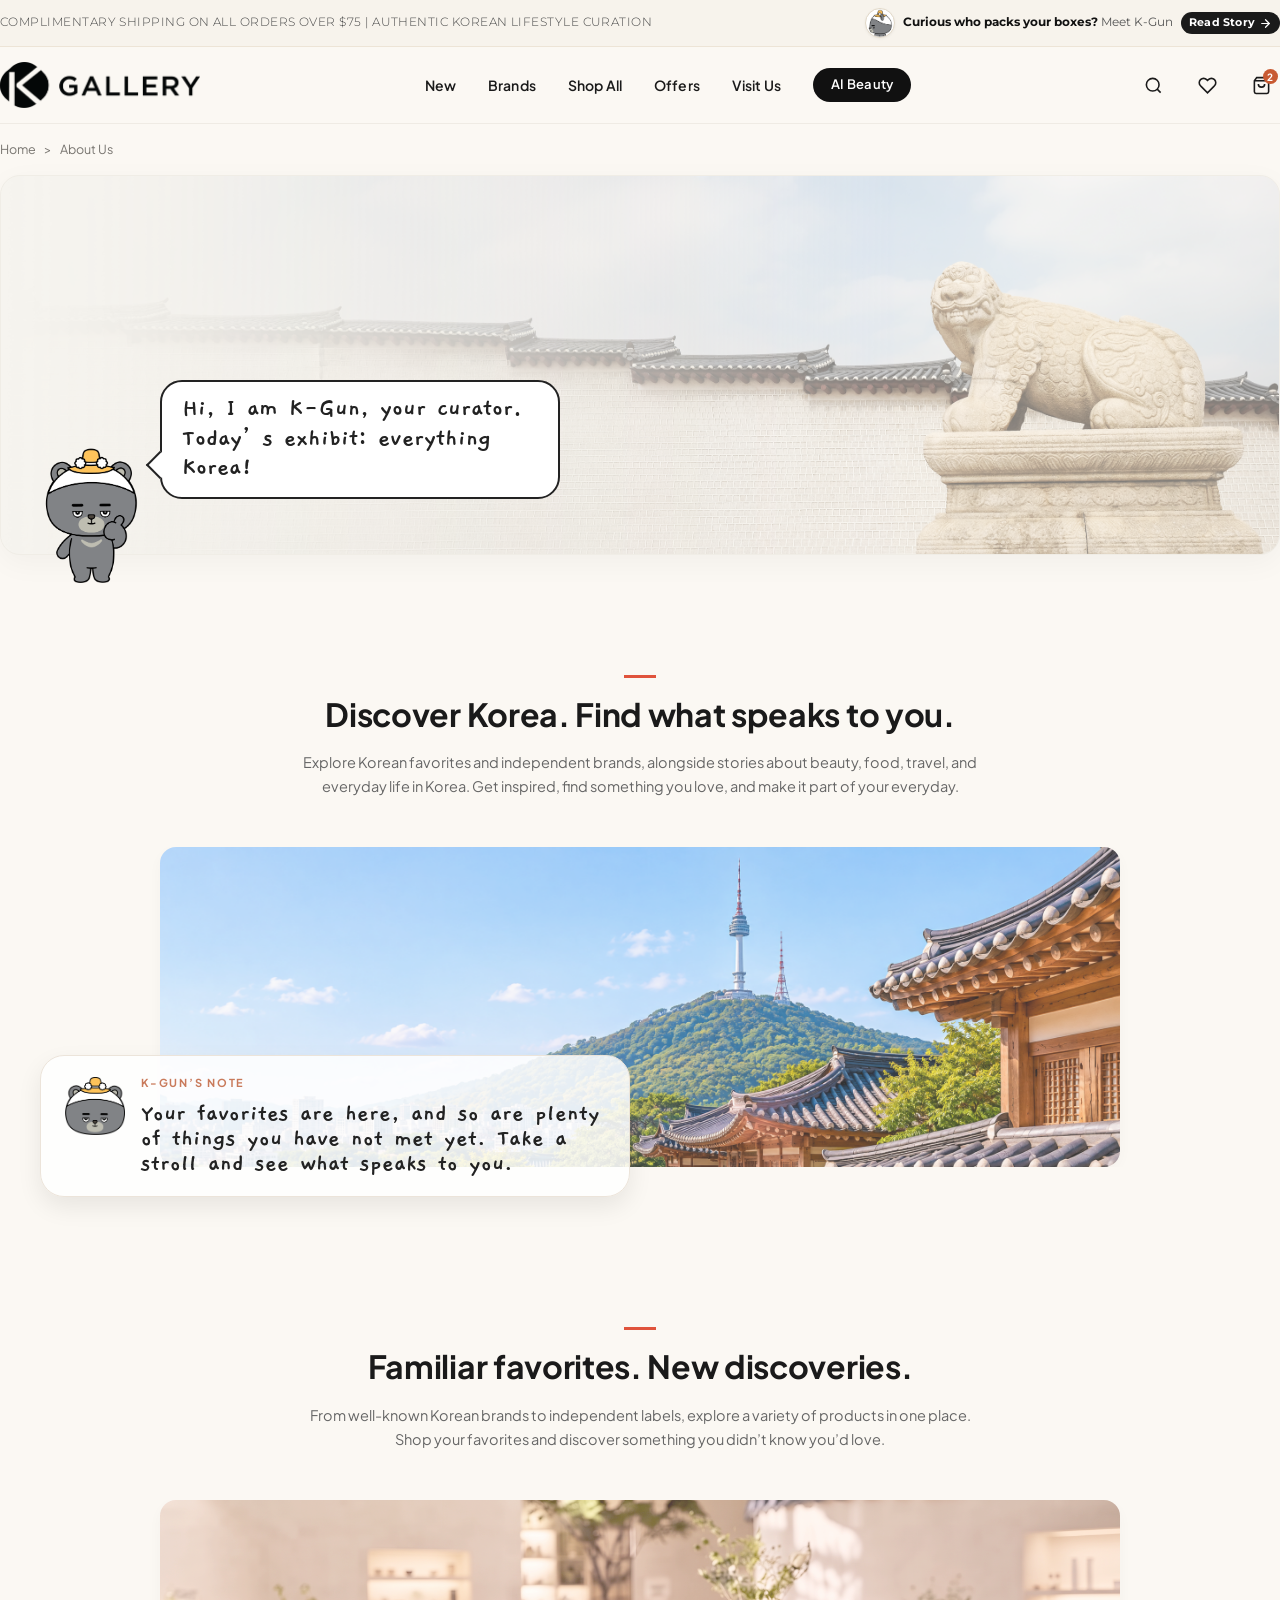
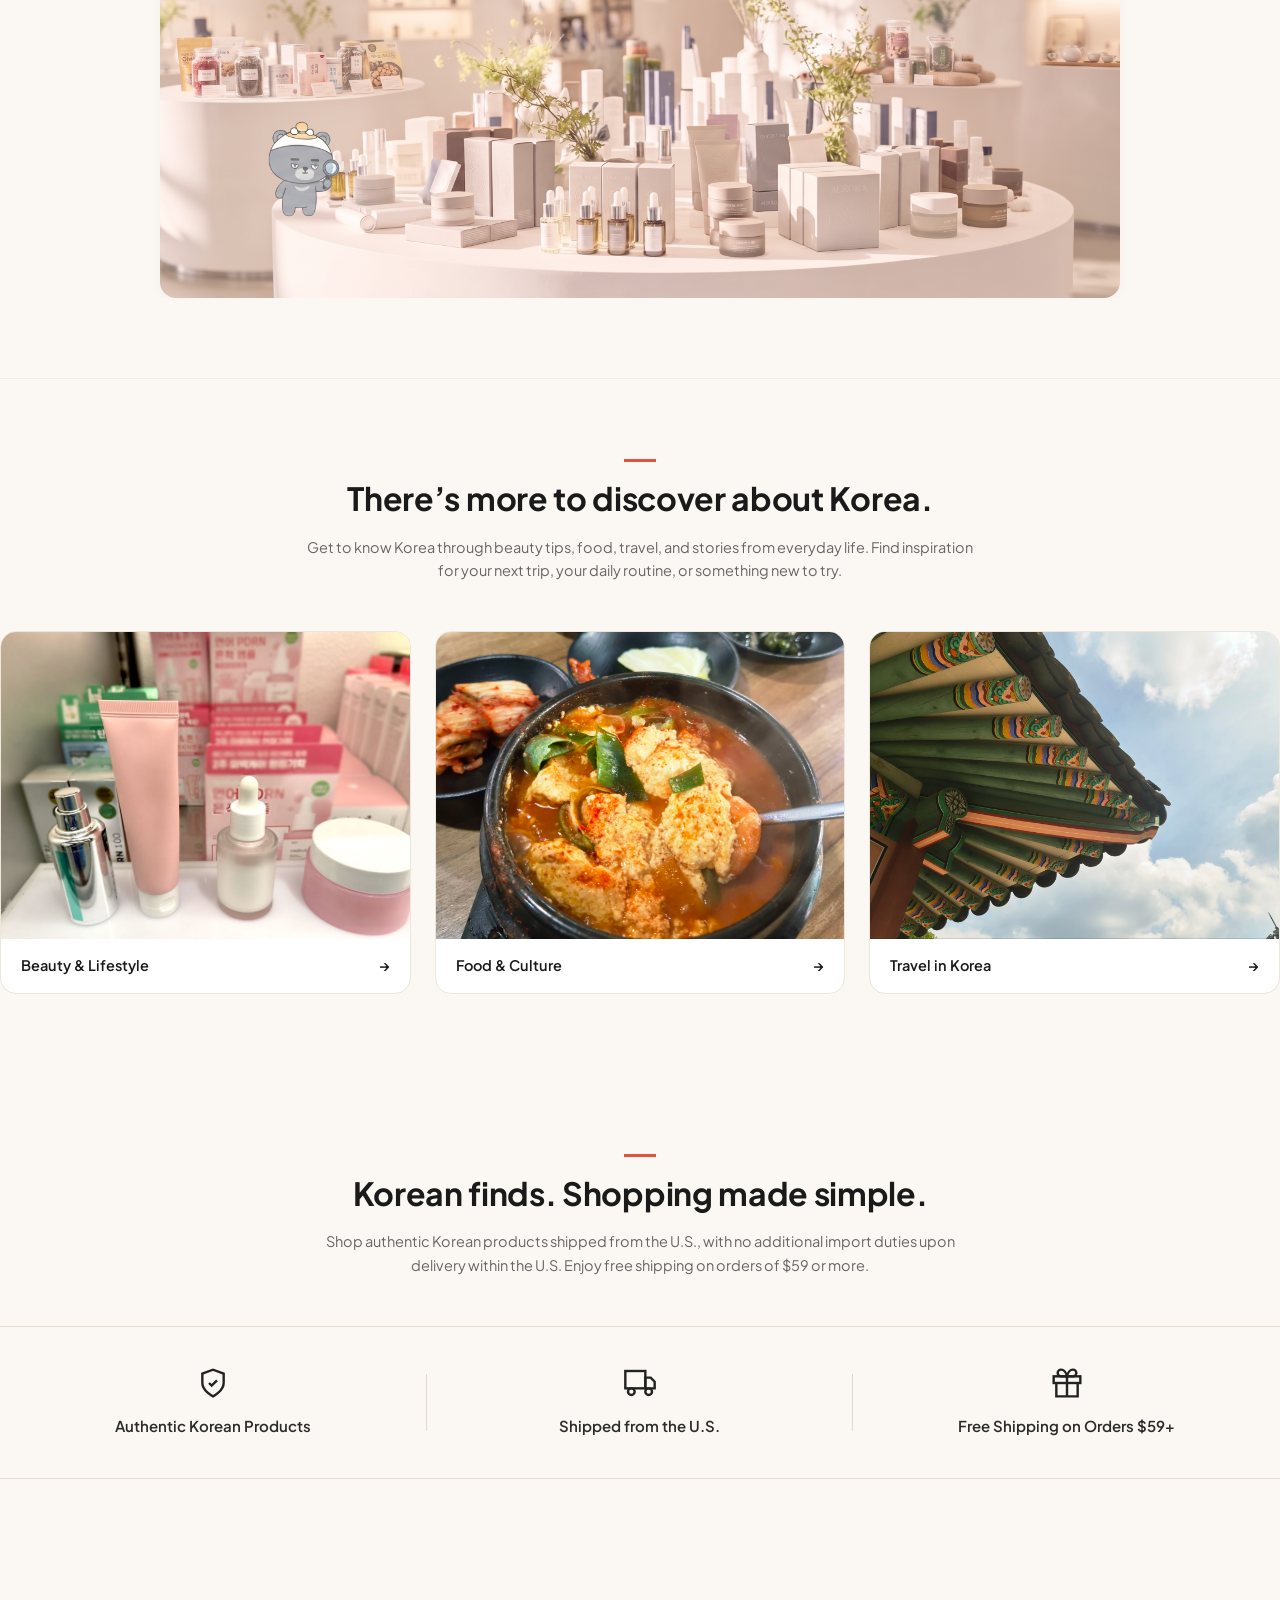
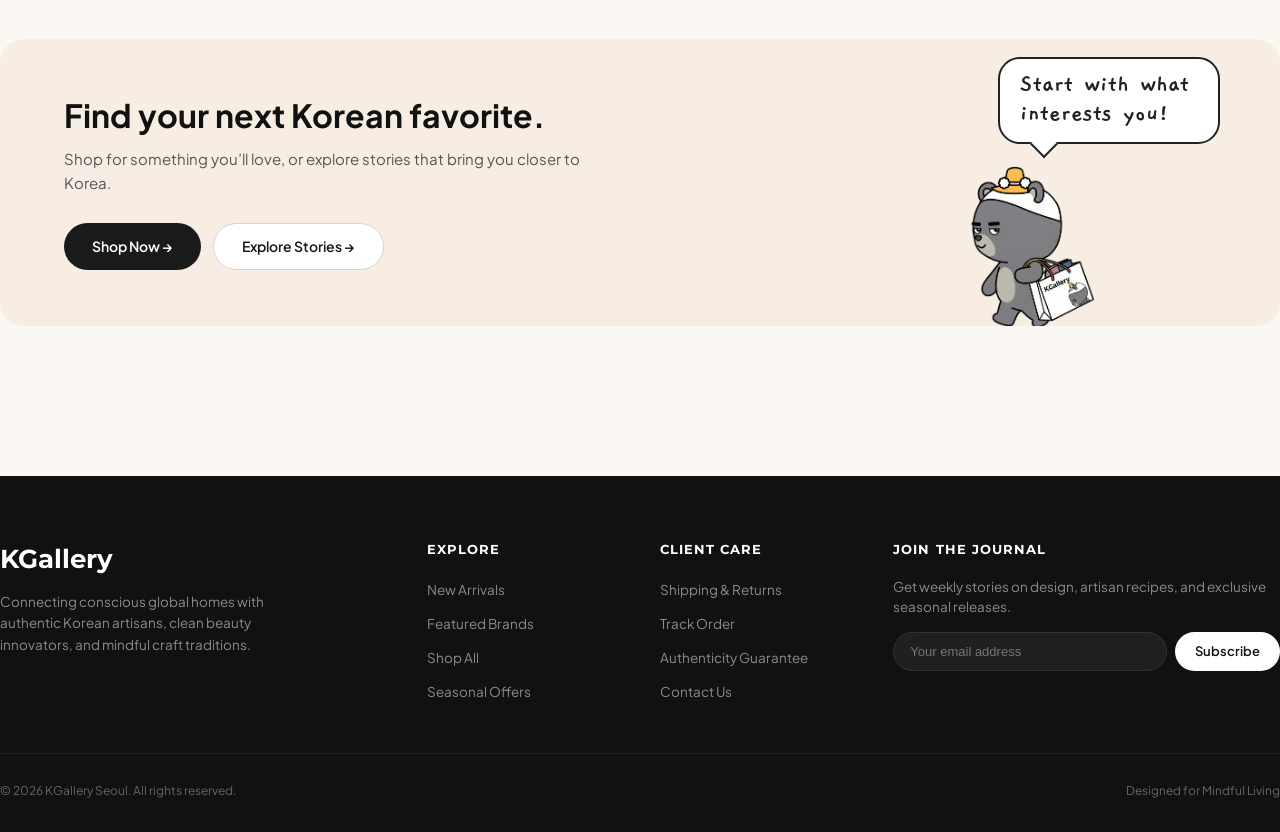
<file: about.html>
<!DOCTYPE html>
<html lang="ko">
<head>
  <meta charset="UTF-8">
  <meta name="viewport" content="width=device-width, initial-scale=1.0">
  <title>About K-Gallery | Discover Korean Culture</title>
  
  <!-- Google Fonts -->
  <link rel="preconnect" href="https://fonts.googleapis.com">
  <link rel="preconnect" href="https://fonts.gstatic.com" crossorigin>
  <link href="https://fonts.googleapis.com/css2?family=Montserrat:wght@400;500;600;700;800&family=Plus+Jakarta+Sans:wght@400;500;600;700&family=Gaegu:wght@700&display=swap" rel="stylesheet">
  <!-- 공통 style.css 연결 -->
  <link rel="stylesheet" href="style.css">
</head>
<body>

   <!-- Top Announcement Bar (2-Column Split) -->
    <div class="top-announcement">
      <div class="container announcement-inner">
        
        <!-- 1. 좌측: 무료배송 및 큐레이션 안내 -->
        <div class="announcement-left">
          <span>COMPLIMENTARY SHIPPING ON ALL ORDERS OVER $75 | AUTHENTIC KOREAN LIFESTYLE CURATION</span>
        </div>

        <!-- 2. 우측: 케이군 스토리 바로가기 (About 링크) -->
        <a href="about.html" class="announcement-right" aria-label="Meet K-Gun and explore our story">
          <div class="announcement-avatar-wrap">
            <img src="image/kgun_face.png" alt="Curator K-Gun" class="announcement-avatar">
          </div>
          <span class="announcement-story-text">
            <strong>Curious who packs your boxes?</strong> Meet K-Gun
          </span>
          <span class="announcement-story-badge">
            Read Story
            <svg class="badge-arrow" width="13" height="13" viewBox="0 0 24 24" fill="none" stroke="currentColor" stroke-width="2.2" stroke-linecap="round" stroke-linejoin="round">
              <line x1="5" y1="12" x2="19" y2="12"></line>
              <polyline points="12 5 19 12 12 19"></polyline>
            </svg>
          </span>
        </a>

      </div>
    </div>

  <!-- Header -->
  <header class="site-header">
      <div class="container header-inner">
      <div class="logo-wrap">
        <a href="index.html" class="logo-text"><img src="image/kgallery_logo.png" width="200px" alt="Kgallery"></a>
      </div>


       <!-- Main Navigation -->
      <nav class="main-nav">
        <a href="https://k-gallery.com/shop/collections/new-arrivals" class="nav-link">New</a>
        <a href="https://k-gallery.com/shop/brands" class="nav-link">Brands</a>
        <a href="https://k-gallery.com/shop/collections/all-items" class="nav-link">Shop All</a>
        <a href="https://k-gallery.com/shop/collections/sale" class="nav-link">Offers</a>
        <a href="visit_us.html" class="nav-link">Visit Us</a>
        <a href="https://k-gallery.com/shop/services/beauty-consultations" class="nav-btn-pill">AI Beauty</a>
      </nav>

      <!-- Action Icons -->
      <div class="header-actions">
        <button class="action-icon-btn" aria-label="Search">
          <svg width="19" height="19" viewBox="0 0 24 24" fill="none" stroke="currentColor" stroke-width="2"><circle cx="11" cy="11" r="8"></circle><line x1="21" y1="21" x2="16.65" y2="16.65"></line></svg>
        </button>
        <button class="action-icon-btn" aria-label="Wishlist">
          <svg width="19" height="19" viewBox="0 0 24 24" fill="none" stroke="currentColor" stroke-width="2"><path d="M20.84 4.61a5.5 5.5 0 0 0-7.78 0L12 5.67l-1.06-1.06a5.5 5.5 0 0 0-7.78 7.78l1.06 1.06L12 21.23l7.78-7.78 1.06-1.06a5.5 5.5 0 0 0 0-7.78z"></path></svg>
        </button>
        <button class="action-icon-btn" aria-label="Cart">
          <svg width="19" height="19" viewBox="0 0 24 24" fill="none" stroke="currentColor" stroke-width="2"><path d="M6 2L3 6v14a2 2 0 0 0 2 2h14a2 2 0 0 0 2-2V6l-3-4z"></path><line x1="3" y1="6" x2="21" y2="6"></line><path d="M16 10a4 4 0 0 1-8 0"></path></svg>
          <span class="action-badge" id="cartCountBadge">2</span>
        </button>
      </div>
    </div>
  </header>



  <main style="padding-bottom: 70px;">
    <div class="container">
      <!-- Breadcrumbs -->
      <div class="breadcrumb-nav">
        <a href="index.html">Home</a>
        <span>&gt;</span>
        <span>About Us</span>
      </div>

      <!-- PAGE HERO BANNER: 기와 담장 배너 -->
      <section class="page-hero-banner">
        <div class="kgun-hero-stage">
          <div class="banner-container-card">
            <img src="image/haechi.png" alt="...">
          </div>

          <div class="kgun-greeting">
            <img src="image/Kgun_body.png" alt="K-Gun peeking up from the bottom of the banner" class="kgun-greeting-img">
            <p class="kgun-bubble kgun-bubble--left">Hi, I am K-Gun, your curator. Today&rsquo;s exhibit: everything Korea!</p>
          </div>
        </div>
      </section>


      <section  class="about-section curation-section">
          <div class="container">
            <div class="section-center-header">
               <span class="deco-bar"></span>
              <h1 class="section-title">Discover Korea. Find what speaks to you.</h1>
              <p class="section-desc">
                Explore Korean favorites and independent brands, alongside stories about beauty, food, travel, and everyday life in Korea. Get inspired, find something you love, and make it part of your everyday.
              </p>
            </div>  
            
            <div class="banner-wrapper">
                <div class="curation-banner">
                  <img src="image/about_02_2.png" alt="K-Gallery Curation" class="curation-img">
                </div>
                <!-- [케이군 ②] 큐레이터 노트 -->
                <aside class="kgun-note">
                  <img src="image/Kgun_face front.png" alt="K-gun face" class="kgun-note-water">
                  <div class="kgun-note-body">
                    <p class="kgun-note-label">K-GUN&rsquo;S NOTE</p>
                    <p class="kgun-note-text">Your favorites are here, and so are plenty of things you have not met yet. Take a stroll and see what speaks to you.</p>
                  
                </aside>
            </div>
          </div>
      </section>

    <!-- Curation Section -->
    <section class="about-section curation-section">
      <div class="container">
        <div class="section-center-header">
           <span class="deco-bar"></span>
          <h1 class="section-title">Familiar favorites. New discoveries.</h1>
          <p class="section-desc">
            From well-known Korean brands to independent labels, explore a variety of products in one place. Shop your favorites and discover something you didn’t know you’d love.
          </p>
        </div>
        <div class="curation-banner">
          <img src="image/about_02.png" alt="K-Gallery Curation" class="curation-img">
        </div>
    
      </div>
    </section>

    <!-- Stories Section -->
    <section class="about-section stories-section">
      <div class="container">
        <div class="section-center-header">
          <span class="deco-bar"></span>
          <h1 class="section-title">There’s more to discover about Korea.</h1>
          <p class="section-desc">
            Get to know Korea through beauty tips, food, travel, and stories from everyday life. Find inspiration for your next trip, your daily routine, or something new to try.
          </p>
        </div>

        <div class="stories-grid">
          <!-- 첫 번째: Beauty -->
          <a href="#" class="story-card">
            <div class="card-img-wrap">
              <img src="image/beauty.jpg" alt="Beauty & Lifestyle" class="story-img-beauty">
            </div>
            <div class="card-footer">
              <span>Beauty & Lifestyle</span>
              <span class="arrow">&rarr;</span>
            </div>
          </a>

          <!-- 두 번째: Food -->
          <a href="#" class="story-card">
            <div class="card-img-wrap">
              <img src="image/food.jpg" alt="Food & Culture" class="story-img-food">
            </div>
            <div class="card-footer">
              <span>Food & Culture</span>
              <span class="arrow">&rarr;</span>
            </div>
          </a>

          <!-- 세 번째: Travel -->
          <a href="#" class="story-card">
            <div class="card-img-wrap">
              <img src="image/travel.jpg" alt="Travel in Korea" class="story-img-travel">
            </div>
            <div class="card-footer">
              <span>Travel in Korea</span>
              <span class="arrow">&rarr;</span>
            </div>
          </a>
        </div>
      </div>
    </section>

    <!-- Trust Section -->
    <section class="about-section trust-section">
      <div class="container">
        <div class="section-center-header">
          <span class="deco-bar"></span>
          <h1 class="section-title">Korean finds. Shopping made simple.</h1>
          <p class="section-desc">
            Shop authentic Korean products shipped from the U.S., with no additional import duties upon delivery within the U.S. Enjoy free shipping on orders of $59 or more.
          </p>
        </div>

        <div class="trust-grid">
          <div class="trust-item">
            <div class="trust-icon">
              <svg width="32" height="32" viewBox="0 0 24 24" fill="none" stroke="#222" stroke-width="1.8"><path d="M12 22s8-4 8-10V5l-8-3-8 3v7c0 6 8 10 8 10z"></path><path d="m9 12 2 2 4-4"></path></svg>
            </div>
            <h4>Authentic Korean Products</h4>
          </div>
          <div class="trust-item">
            <div class="trust-icon">
              <svg width="32" height="32" viewBox="0 0 24 24" fill="none" stroke="#222" stroke-width="1.8"><rect x="1" y="3" width="15" height="13"></rect><polygon points="16 8 20 8 23 11 23 16 16 16 16 8"></polygon><circle cx="5.5" cy="18.5" r="2.5"></circle><circle cx="18.5" cy="18.5" r="2.5"></circle></svg>
            </div>
            <h4>Shipped from the U.S.</h4>
          </div>
          <div class="trust-item">
            <div class="trust-icon">
              <svg width="32" height="32" viewBox="0 0 24 24" fill="none" stroke="#222" stroke-width="1.8"><polyline points="20 12 20 22 4 22 4 12"></polyline><rect x="2" y="7" width="20" height="5"></rect><line x1="12" y1="22" x2="12" y2="7"></line><path d="M12 7H7.5a2.5 2.5 0 0 1 0-5C11 2 12 7 12 7z"></path><path d="M12 7h4.5a2.5 2.5 0 0 0 0-5C13 2 12 7 12 7z"></path></svg>
            </div>
            <h4>Free Shipping on Orders $59+</h4>
          </div>
        </div>
      </div>
    </section>

    <!-- Footer CTA -->
    <section class="about-section cta-section">
      <div class="container">
        <div class="cta-card-banner">
          <div class="cta-content">
            
            <h1 class="cta-title">Find your next Korean favorite.</h1>
            <p class="cta-desc">Shop for something you’ll love, or explore stories that bring you closer to Korea.</p>
            <div class="cta-btn-group">
              <a href="index.html" class="btn-primary">Shop Now &rarr;</a>
              <a href="https://k-gallery.com" class="btn-secondary">Explore Stories &rarr;</a>
            </div>
          </div>

           <!-- [케이군 ③] 마지막 말풍선: 손을 흔들며 배웅 -->
          <div class="kgun-cta">
            <p class="kgun-bubble kgun-bubble--cta">Start with what interests you!</p>
            <img src="image/kgun_bag_side.png" alt="K-Gun waving" class="kgun-cta-img">
          </div>
        </div>
      </div>
    </section>

  </main>

  <!-- Footer (기존 구조) -->
  <footer class="site-footer">
    <div class="container">
      <div class="footer-main-grid">
        <div class="footer-brand">
          <h2>KGallery</h2>
          <p>Connecting conscious global homes with authentic Korean artisans, clean beauty innovators, and mindful craft traditions.</p>
        </div>
        <div>
          <h4 class="footer-col-title">Explore</h4>
          <ul class="footer-links">
            <li><a href="#">New Arrivals</a></li>
            <li><a href="#">Featured Brands</a></li>
            <li><a href="#">Shop All</a></li>
            <li><a href="#">Seasonal Offers</a></li>
          </ul>
        </div>
        <div>
          <h4 class="footer-col-title">Client Care</h4>
          <ul class="footer-links">
            <li><a href="#">Shipping &amp; Returns</a></li>
            <li><a href="#">Track Order</a></li>
            <li><a href="#">Authenticity Guarantee</a></li>
            <li><a href="#">Contact Us</a></li>
          </ul>
        </div>
        <div>
          <h4 class="footer-col-title">Join The Journal</h4>
          <p style="font-size: 13.5px; color: #8C8C8C; margin-bottom: 12px;">Get weekly stories on design, artisan recipes, and exclusive seasonal releases.</p>
          <form class="newsletter-form" onsubmit="event.preventDefault();">
            <input type="email" class="newsletter-input" placeholder="Your email address" required>
            <button type="submit" class="newsletter-btn">Subscribe</button>
          </form>
        </div>
      </div>
      <div class="footer-bottom-bar">
        <div>&copy; 2026 KGallery Seoul. All rights reserved.</div>
        <div>Designed for Mindful Living</div>
      </div>
    </div>
  </footer>

  <script src="script.js"></script>
</body>
</html>
</file>
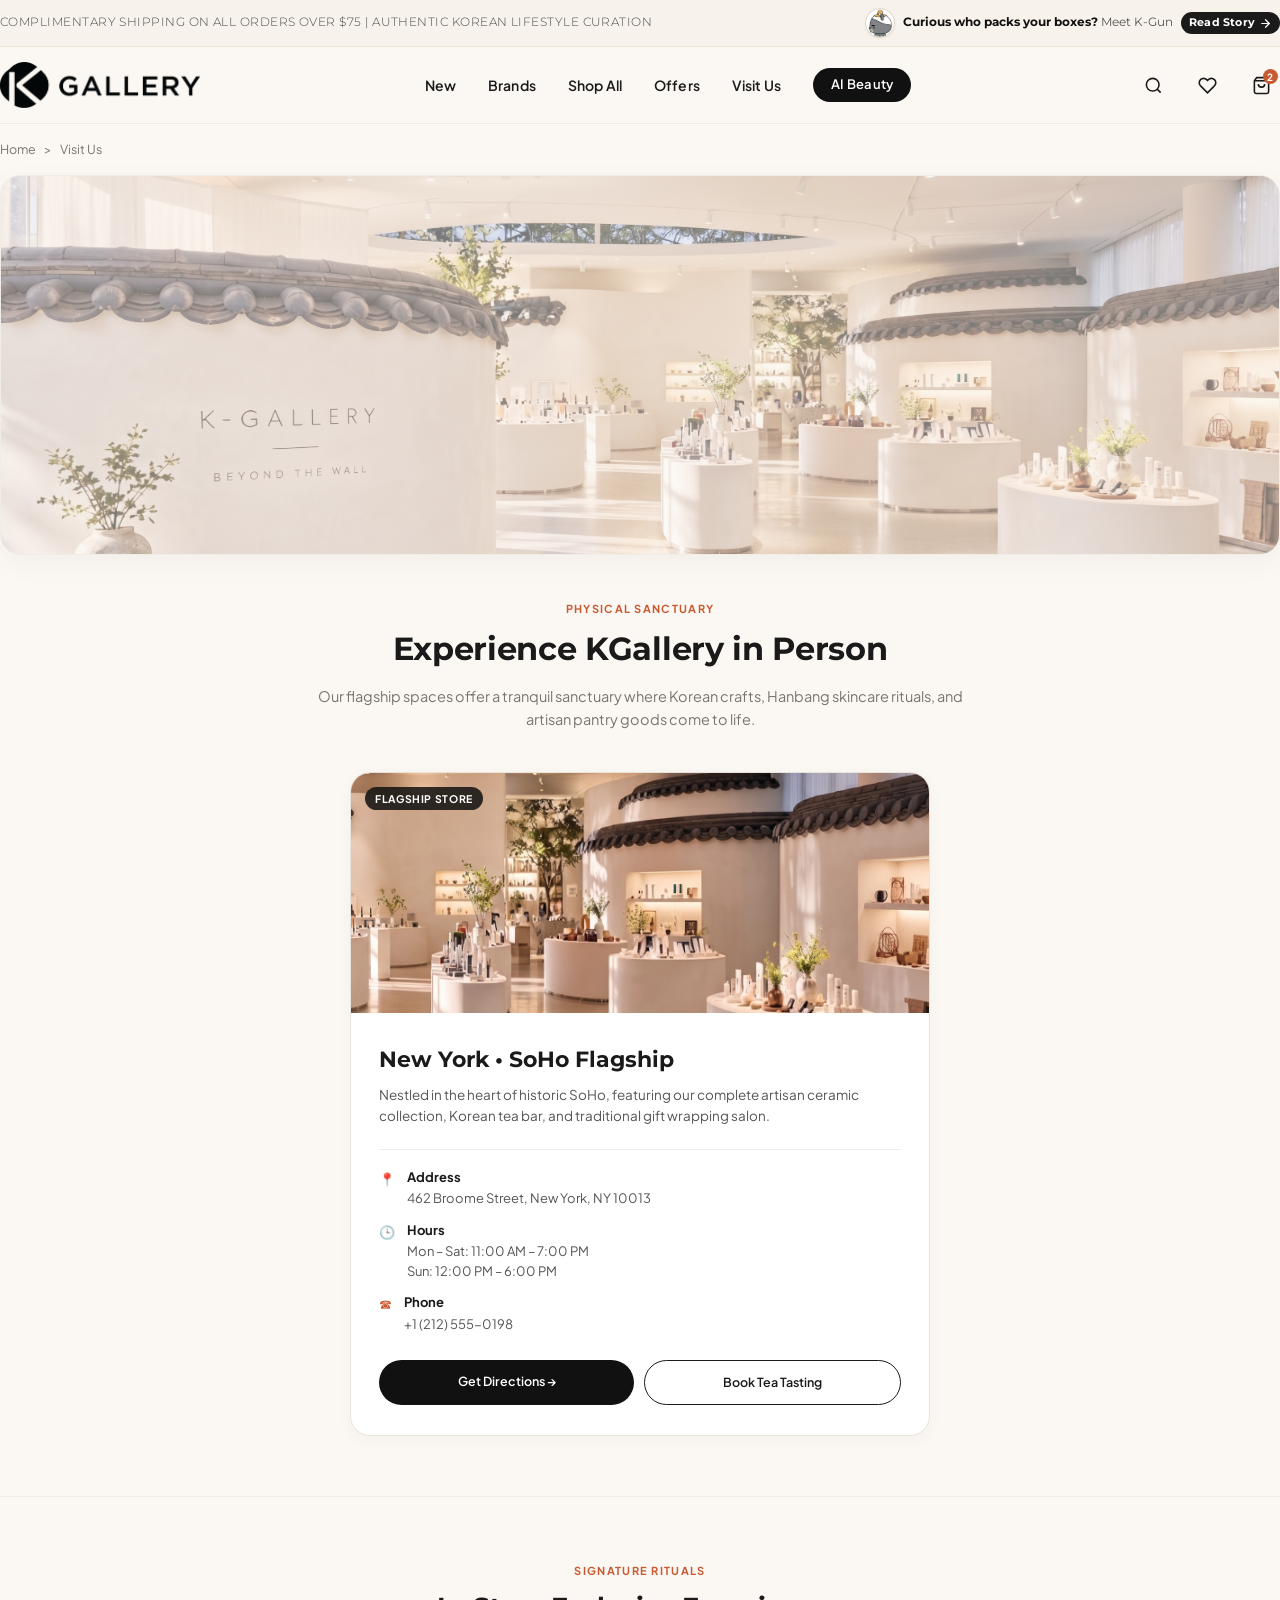
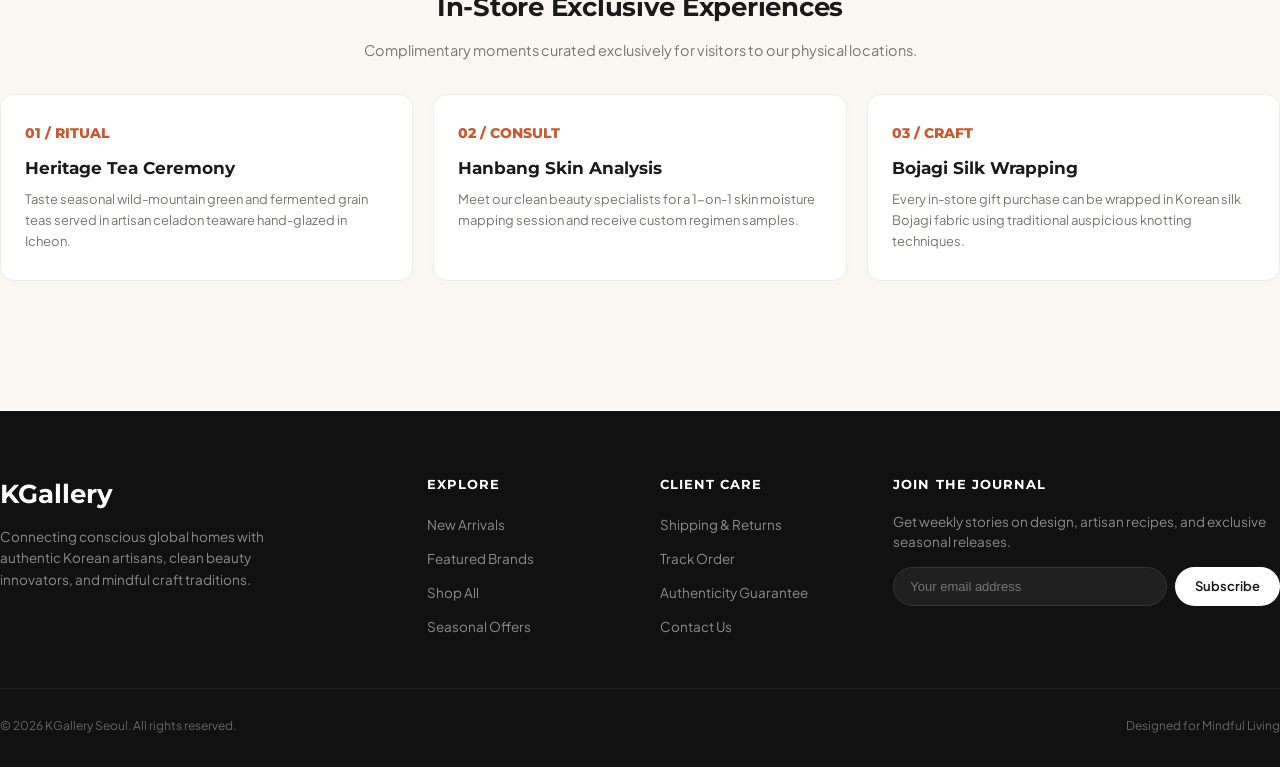
<file: visit_us.html>
<!DOCTYPE html>
<html lang="ko">
<head>
  <meta charset="UTF-8">
  <meta name="viewport" content="width=device-width, initial-scale=1.0">
  <title>Visit Us | KGallery Storefronts</title>
  
  <!-- Google Fonts -->
  <link rel="preconnect" href="https://fonts.googleapis.com">
  <link rel="preconnect" href="https://fonts.gstatic.com" crossorigin>
  <link href="https://fonts.googleapis.com/css2?family=Montserrat:wght@400;500;600;700;800&family=Plus+Jakarta+Sans:wght@400;500;600;700&display=swap" rel="stylesheet">

  <!-- 공통 style.css 연결 -->
  <link rel="stylesheet" href="style.css">
</head>
<body>

      <!-- Top Announcement Bar (2-Column Split) -->
    <div class="top-announcement">
      <div class="container announcement-inner">
        
        <!-- 1. 좌측: 무료배송 및 큐레이션 안내 -->
        <div class="announcement-left">
          <span>COMPLIMENTARY SHIPPING ON ALL ORDERS OVER $75 | AUTHENTIC KOREAN LIFESTYLE CURATION</span>
        </div>

        <!-- 2. 우측: 케이군 스토리 바로가기 (About 링크) -->
        <a href="about.html" class="announcement-right" aria-label="Meet K-Gun and explore our story">
          <div class="announcement-avatar-wrap">
            <img src="image/kgun_face.png" alt="Curator K-Gun" class="announcement-avatar">
          </div>
          <span class="announcement-story-text">
            <strong>Curious who packs your boxes?</strong> Meet K-Gun
          </span>
          <span class="announcement-story-badge">
            Read Story
            <svg class="badge-arrow" width="13" height="13" viewBox="0 0 24 24" fill="none" stroke="currentColor" stroke-width="2.2" stroke-linecap="round" stroke-linejoin="round">
              <line x1="5" y1="12" x2="19" y2="12"></line>
              <polyline points="12 5 19 12 12 19"></polyline>
            </svg>
          </span>
        </a>

      </div>
    </div>

  <!-- Header -->
  <header class="site-header">
      <div class="container header-inner">
      <div class="logo-wrap">
        <a href="index.html" class="logo-text"><img src="image/kgallery_logo.png" width="200px" alt="Kgallery"></a>
      </div>


       <!-- Main Navigation -->
      <nav class="main-nav">
        <a href="https://k-gallery.com/shop/collections/new-arrivals" class="nav-link">New</a>
        <a href="https://k-gallery.com/shop/brands" class="nav-link">Brands</a>
        <a href="https://k-gallery.com/shop/collections/all-items" class="nav-link">Shop All</a>
        <a href="https://k-gallery.com/shop/collections/sale" class="nav-link">Offers</a>
        <a href="visit_us.html" class="nav-link">Visit Us</a>
        <a href="https://k-gallery.com/shop/services/beauty-consultations" class="nav-btn-pill">AI Beauty</a>
      </nav>

      <!-- Action Icons -->
      <div class="header-actions">
        <button class="action-icon-btn" aria-label="Search">
          <svg width="19" height="19" viewBox="0 0 24 24" fill="none" stroke="currentColor" stroke-width="2"><circle cx="11" cy="11" r="8"></circle><line x1="21" y1="21" x2="16.65" y2="16.65"></line></svg>
        </button>
        <button class="action-icon-btn" aria-label="Wishlist">
          <svg width="19" height="19" viewBox="0 0 24 24" fill="none" stroke="currentColor" stroke-width="2"><path d="M20.84 4.61a5.5 5.5 0 0 0-7.78 0L12 5.67l-1.06-1.06a5.5 5.5 0 0 0-7.78 7.78l1.06 1.06L12 21.23l7.78-7.78 1.06-1.06a5.5 5.5 0 0 0 0-7.78z"></path></svg>
        </button>
        <button class="action-icon-btn" aria-label="Cart">
          <svg width="19" height="19" viewBox="0 0 24 24" fill="none" stroke="currentColor" stroke-width="2"><path d="M6 2L3 6v14a2 2 0 0 0 2 2h14a2 2 0 0 0 2-2V6l-3-4z"></path><line x1="3" y1="6" x2="21" y2="6"></line><path d="M16 10a4 4 0 0 1-8 0"></path></svg>
          <span class="action-badge" id="cartCountBadge">2</span>
        </button>
      </div>
    </div>
  </header>



  <main style="padding-bottom: 70px;">
    <div class="container">
      <!-- Breadcrumbs -->
      <div class="breadcrumb-nav">
        <a href="index.html">Home</a>
        <span>&gt;</span>
        <span>Visit Us</span>
      </div>

      <!-- PAGE HERO BANNER: 기와 담장 배너 -->
      <section class="page-hero-banner">
        <div class="banner-container-card">
          <img src="image/kgallery_store.png" alt="K-Gallery Beyond The Wall White Curved Wall and Tile Roof">
        </div>
      </section>

      <!-- Page Intro Header -->
      <div class="section-intro-header" style="margin-bottom: 40px;">
        <span class="intro-badge">Physical Sanctuary</span>
        <h1 class="intro-title">Experience KGallery in Person</h1>
        <p class="intro-desc">Our flagship spaces offer a tranquil sanctuary where Korean crafts, Hanbang skincare rituals, and artisan pantry goods come to life.</p>
      </div>

      <!-- [매장 목록 그리드 영역] 매장이 1개일 때는 중앙 정렬(max-width 제한), 2개 이상일 때는 자동 2열 정렬 -->
      <div class="stores-grid-wrapper">
        
        <!-- Store 1: New York SoHo Flagship -->
        <article class="store-box">
          <div class="store-visual-wrap">
            <span class="store-tag">Flagship Store</span>
            <img src="image/kgallery_visit.png" alt="New York SoHo Space">
          </div>
          <div class="store-body">
            <div>
              <h2 class="store-name">New York &bull; SoHo Flagship</h2>
              <p class="store-desc">Nestled in the heart of historic SoHo, featuring our complete artisan ceramic collection, Korean tea bar, and traditional gift wrapping salon.</p>
            </div>

            <div class="store-detail-list">
              <div class="store-detail-item">
                <span class="detail-icon">&#128205;</span>
                <div class="detail-text">
                  <strong>Address</strong>
                  462 Broome Street, New York, NY 10013
                </div>
              </div>
              <div class="store-detail-item">
                <span class="detail-icon">&#128338;</span>
                <div class="detail-text">
                  <strong>Hours</strong>
                  Mon &ndash; Sat: 11:00 AM &ndash; 7:00 PM<br>
                  Sun: 12:00 PM &ndash; 6:00 PM
                </div>
              </div>
              <div class="store-detail-item">
                <span class="detail-icon">&#9742;</span>
                <div class="detail-text">
                  <strong>Phone</strong>
                  +1 (212) 555-0198
                </div>
              </div>
            </div>

            <div class="store-actions">
              <a href="https://maps.google.com" target="_blank" rel="noopener noreferrer" class="btn-maps">Get Directions &rarr;</a>
              <a href="#experiences" class="btn-rsvp">Book Tea Tasting</a>
            </div>
          </div>
        </article>

        <!-- Store 2: Los Angeles Abbot Kinney Showroom (추후 오픈 시 주석 해제) -->
        <!-- 
        <article class="store-box">
          <div class="store-visual-wrap">
            <span class="store-tag">Showroom & Studio</span>
            <img src="https://images.unsplash.com/photo-1556228720-195a672e8a03?auto=format&fit=crop&w=800&q=80" alt="Los Angeles Venice Space">
          </div>
          <div class="store-body">
            <div>
              <h2 class="store-name">Los Angeles &bull; Abbot Kinney</h2>
              <p class="store-desc">A sun-drenched Venice sanctuary showcasing clean Hanbang skincare testing bars, seasonal apothecary drops, and minimalist living ware.</p>
            </div>

            <div class="store-detail-list">
              <div class="store-detail-item">
                <span class="detail-icon">&#128205;</span>
                <div class="detail-text">
                  <strong>Address</strong>
                  1328 Abbot Kinney Blvd, Venice, CA 90291
                </div>
              </div>
              <div class="store-detail-item">
                <span class="detail-icon">&#128338;</span>
                <div class="detail-text">
                  <strong>Hours</strong>
                  Tue &ndash; Sun: 11:00 AM &ndash; 6:30 PM<br>
                  Mon: Closed
                </div>
              </div>
              <div class="store-detail-item">
                <span class="detail-icon">&#9742;</span>
                <div class="detail-text">
                  <strong>Phone</strong>
                  +1 (310) 555-0142
                </div>
              </div>
            </div>

            <div class="store-actions">
              <a href="https://maps.google.com" target="_blank" rel="noopener noreferrer" class="btn-maps">Get Directions &rarr;</a>
              <a href="#experiences" class="btn-rsvp">Skin Consultation</a>
            </div>
          </div>
        </article> 
        -->

      </div>

      <!-- In-Store Only Experiences -->
      <section class="experience-section" id="experiences">
        <div class="section-intro-header" style="margin-bottom: 24px;">
          <span class="intro-badge">Signature Rituals</span>
          <h2 class="intro-title" style="font-size: 26px;">In-Store Exclusive Experiences</h2>
          <p class="intro-desc">Complimentary moments curated exclusively for visitors to our physical locations.</p>
        </div>

        <div class="exp-grid">
          <div class="exp-card">
            <div class="exp-num">01 / RITUAL</div>
            <h3 class="exp-title">Heritage Tea Ceremony</h3>
            <p class="exp-text">Taste seasonal wild-mountain green and fermented grain teas served in artisan celadon teaware hand-glazed in Icheon.</p>
          </div>
          <div class="exp-card">
            <div class="exp-num">02 / CONSULT</div>
            <h3 class="exp-title">Hanbang Skin Analysis</h3>
            <p class="exp-text">Meet our clean beauty specialists for a 1-on-1 skin moisture mapping session and receive custom regimen samples.</p>
          </div>
          <div class="exp-card">
            <div class="exp-num">03 / CRAFT</div>
            <h3 class="exp-title">Bojagi Silk Wrapping</h3>
            <p class="exp-text">Every in-store gift purchase can be wrapped in Korean silk Bojagi fabric using traditional auspicious knotting techniques.</p>
          </div>
        </div>
      </section>

    </div>
  </main>

 <!-- 8. FOOTER -->
  <footer class="site-footer">
    <div class="container">
      <div class="footer-main-grid">
        <div class="footer-brand">
          <h2>KGallery</h2>
          <p>Connecting conscious global homes with authentic Korean artisans, clean beauty innovators, and mindful craft traditions.</p>
        </div>

        <div>
          <h4 class="footer-col-title">Explore</h4>
          <ul class="footer-links">
            <li><a href="https://k-gallery.com/shop/collections/new-arrivals">New Arrivals</a></li>
            <li><a href="https://k-gallery.com/shop/brands">Featured Brands</a></li>
            <li><a href="https://k-gallery.com/shop/collections/all-items">Shop All</a></li>
            <li><a href="https://k-gallery.com/shop/collections/sale">Seasonal Offers</a></li>
          </ul>
        </div>

        <div>
          <h4 class="footer-col-title">Client Care</h4>
          <ul class="footer-links">
            <li><a href="#">Shipping & Returns</a></li>
            <li><a href="#">Track Order</a></li>
            <li><a href="#">Authenticity Guarantee</a></li>
            <li><a href="#">Contact Us</a></li>
          </ul>
        </div>

        <div>
          <h4 class="footer-col-title">Join The Journal</h4>
          <p style="font-size: 13.5px; color: #8C8C8C; margin-bottom: 12px;">Get weekly stories on design, artisan recipes, and exclusive seasonal releases.</p>
          <form class="newsletter-form" onsubmit="event.preventDefault(); showToast('Subscribed to the journal!');">
            <input type="email" class="newsletter-input" placeholder="Your email address" required>
            <button type="submit" class="newsletter-btn">Subscribe</button>
          </form>
        </div>
      </div>

      <div class="footer-bottom-bar">
        <div>&copy; 2026 KGallery Seoul. All rights reserved.</div>
        <div>Designed for Mindful Living</div>
      </div>
    </div>
  </footer>

  <!-- 공통 script.js 연결 -->
  <script src="script.js"></script>
</body>
</html>
</file>
<file: style.css>
/* =========================================
   1. RESET & ROOT VARIABLES
========================================= */
*, *::before, *::after {
  box-sizing: border-box;
  margin: 0;
  padding: 0;
}

:root {
  --font-title: 'Montserrat', sans-serif;
  --font-body: 'Plus Jakarta Sans', -apple-system, BlinkMacSystemFont, "Segoe UI", Roboto, sans-serif;
  --bg-cream: #FBF8F3;
  --bg-white: #FFFFFF;
  --bg-card: #FFFFFF;
  --bg-light-box: #F6F4EF;
  --text-dark: #1A1A1A;
  --text-muted: #787570;
  --text-sub: #555555;
  --border-color: #E8E4DC;
  --border-light: #F0EDE6;
  --accent-black: #111111;
  --accent-coral: #E0533C;
  --accent-terracotta: #C85A32;
  --accent-green: #256C4D;
  --radius-sm: 8px;
  --radius-md: 14px;
  --radius-lg: 20px;
  --max-w: 1400px;
  --banner-height: 230px;
  --kgun-ink: #222222;          /* 말풍선 외곽선·글자색 (기존 아이콘 색과 동일) */
  --kgun-paper: #ffffff;        /* 말풍선·노트 배경 */
  --kgun-accent: #C97A5B;       /* 라벨 포인트색 (기존 ABOUT K-GALLERY 라벨색) */
  --kgun-peach: #F6E4D3;        /* 아바타 배경 */
  --kgun-line: #ECE4DA;         /* 노트 카드 테두리 */
  --kgun-hand: 'Gaegu', 'Montserrat', cursive;  /* 케이군의 손글씨 */
}

body {
  font-family: var(--font-body);
  background-color: var(--bg-cream);
  color: var(--text-dark);
  line-height: 1.5;
  -webkit-font-smoothing: antialiased;
  overflow-x: hidden;
}

.gaegu-regular {
  font-family: "Gaegu", sans-serif;
  font-weight: 400;
  font-style: normal;
}


a {
  color: inherit;
  text-decoration: none;
}

button {
  font-family: inherit;
  border: none;
  background: none;
  cursor: pointer;
}

img {
  max-width: 100%;
  height: auto;
  display: block;
}

.container {
  width: 100%;
  max-width: var(--max-w);
  margin: 0 auto;
  padding: 0 0px;
}

/* =========================================
   2. TOP UTILITY BAR & HEADER
========================================= */


.site-header {
  background-color: var(--bg-cream);
  position: sticky;
  top: 0;
  z-index: 100;
  border-bottom: 1px solid rgba(220, 215, 206, 0.4);
  backdrop-filter: blur(8px);
}

.header-inner {
  display: flex;
  align-items: center;
  justify-content: space-between;
  height: 76px;
}

.logo-wrap {
  display: flex;
  align-items: center;
  gap: 8px;
}

.logo-text {
  font-family: var(--font-title);
  font-size: 26px;
  font-weight: 700;
  letter-spacing: -0.02em;
  color: var(--text-dark);
}

.main-nav {
  display: flex;
  align-items: center;
  gap: 32px;
}

.nav-link {
  font-family: var(--font-body);
  font-size: 14px;
  font-weight: 600;
  color: var(--text-dark);
  transition: color 0.2s ease;
  letter-spacing: 0.01em;
}

.nav-link:hover {
  color: var(--accent-terracotta);
}

.nav-btn-pill {
  background-color: var(--accent-black);
  color: #FFFFFF;
  font-family: var(--font-body);
  font-size: 13px;
  font-weight: 600;
  padding: 7px 18px;
  border-radius: 9999px;
  letter-spacing: 0.02em;
  transition: background-color 0.2s ease, transform 0.15s ease;
  display: inline-flex;
  align-items: center;
}

.nav-btn-pill:hover {
  background-color: #E0533C;
  transform: translateY(-1px);
}

.header-actions {
  display: flex;
  align-items: center;
  gap: 18px;
}

.action-icon-btn {
  position: relative;
  display: flex;
  align-items: center;
  justify-content: center;
  width: 36px;
  height: 36px;
  color: var(--text-dark);
  transition: opacity 0.2s;
}

.action-icon-btn:hover {
  opacity: 0.7;
}

.action-badge {
  position: absolute;
  top: 2px;
  right: 2px;
  background: var(--accent-terracotta);
  color: #fff;
  font-size: 10px;
  font-weight: 700;
  width: 15px;
  height: 15px;
  border-radius: 50%;
  display: flex;
  align-items: center;
  justify-content: center;
}

/* =========================================
   3. HERO CAROUSEL & SUB-CATEGORIES
========================================= */
.hero-section {
  padding-top: 20px;
  padding-bottom: 12px;
}

.hero-carousel-container {
  position: relative;
  width: 100%;
  height: 530px;
  border-radius: var(--radius-lg);
  overflow: hidden;
  box-shadow: 0 12px 36px rgba(0,0,0,0.04);
  background-color: #EFEBE4;
  cursor: grab;
  user-select: none;
}

.hero-carousel-container.grabbing {
  cursor: grabbing;
}

.hero-track {
  display: flex;
  width: 100%;
  height: 100%;
  transition: transform 0.95s cubic-bezier(0.25, 1, 0.35, 1);
  will-change: transform;
}

.hero-track.is-dragging {
  transition: none;
}

.hero-slide {
  min-width: 100%;
  width: 100%;
  height: 530px;
  display: flex;
  align-items: stretch;
  background: #F1ECE3;
  flex-shrink: 0;
}

.hero-content {
  flex: 1.1;
  padding: 0px 24px;
  display: flex;
  flex-direction: column;
  justify-content: center;
  z-index: 2;
}

.hero-label {
  font-size: 11px;
  font-weight: 700;
  text-transform: uppercase;
  letter-spacing: 0.14em;
  color: var(--accent-terracotta);
  margin-bottom: 14px;
}

.hero-title {
  font-family: var(--font-title);
  font-size: 42px;
  font-weight: 700;
  line-height: 1.15;
  letter-spacing: -0.02em;
  color: var(--text-dark);
  margin-bottom: 18px;
}

.hero-desc {
  font-family: var(--font-body);
  font-size: 14.5px;
  line-height: 1.6;
  color: var(--text-sub);
  max-width: 440px;
  margin-bottom: 28px;
}

.hero-cta-btn {
  align-self: flex-start;
  background: var(--accent-black);
  color: #fff;
  font-family: var(--font-body);
  font-size: 13px;
  font-weight: 600;
  padding: 13px 26px;
  border-radius: 9999px;
  letter-spacing: 0.04em;
  display: inline-flex;
  align-items: center;
  gap: 10px;
  transition: transform 0.2s, background-color 0.2s;
}

.hero-cta-btn:hover {
  background-color: #2D2D2D;
  transform: translateX(4px);
}

.hero-visual {
  flex: 1.2;
  position: relative;
  overflow: hidden;
}

.hero-visual img {
  width: 100%;
  height: 100%;
  object-fit: cover;
  pointer-events: none;
}

.hero-nav-arrow {
  position: absolute;
  top: 50%;
  transform: translateY(-50%);
  width: 44px;
  height: 44px;
  border-radius: 50%;
  background: rgba(255, 255, 255, 0.88);
  backdrop-filter: blur(6px);
  box-shadow: 0 4px 16px rgba(0,0,0,0.12);
  display: flex;
  align-items: center;
  justify-content: center;
  cursor: pointer;
  z-index: 10;
  transition: all 0.2s ease;
  color: var(--text-dark);
}

.hero-nav-arrow:hover {
  background: #FFFFFF;
  transform: translateY(-50%) scale(1.08);
}

.hero-nav-prev { left: 20px; }
.hero-nav-next { right: 20px; }

.hero-pagination {
  position: absolute;
  bottom: 22px;
  left: 64px;
  display: flex;
  gap: 8px;
  z-index: 10;
}

.pagination-dot {
  width: 8px;
  height: 8px;
  border-radius: 50%;
  background: rgba(0, 0, 0, 0.2);
  cursor: pointer;
  transition: all 0.3s ease;
}

.pagination-dot.active {
  width: 28px;
  border-radius: 8px;
  background: var(--accent-black);
}

.hero-sub-categories {
  display: grid;
  grid-template-columns: repeat(4, 1fr);
  gap: 10px;
  margin-top: 12px;
}

.sub-cat-card {
  background: var(--bg-card);
  border: 1px solid var(--border-light);
  border-radius: var(--radius-md);
  min-height: 100px;
  padding: 12px 14px;
  display: flex;
  align-items: center;
  gap: 12px;
  transition: transform 0.2s ease, box-shadow 0.2s ease, border-color 0.2s ease;
  box-shadow: 0 2px 6px rgba(0,0,0,0.02);
}

.sub-cat-card:hover {
  transform: translateY(-2px);
  border-color: #D6D0C5;
  box-shadow: 0 6px 16px rgba(0,0,0,0.05);
}

.sub-cat-img-box {
  width: 52px;
  height: 52px;
  border-radius: 10px;
  background: #F4F1EB;
  overflow: hidden;
  flex-shrink: 0;
}

.sub-cat-img-box img {
  width: 100%;
  height: 100%;
  object-fit: cover;
}

.sub-cat-meta {
  display: flex;
  flex-direction: column;
}

.sub-cat-title {
  font-family: var(--font-body);
  font-size: 13.5px;
  font-weight: 700;
  color: var(--text-dark);
  line-height: 1.25;
}

.sub-cat-tag {
  font-size: 10.5px;
  font-weight: 600;
  color: var(--text-muted);
  letter-spacing: 0.04em;
  text-transform: uppercase;
  margin-top: 2px;
}

/* =========================================
   4. PRODUCT GRIDS & INTERACTION
========================================= */
.section-wrap {
  padding: 68px 0 32px;
}

.section-heading-center {
  text-align: center;
  margin-bottom: 34px;
}


.section-subtitle {
  font-family: var(--font-body);
  font-size: 13.5px;
  color: var(--text-muted);
  margin-top: 6px;
}

.product-grid {
  display: grid;
  grid-template-columns: repeat(4, 1fr);
  gap: 20px;
}

.product-card {
  background: var(--bg-card);
  border-radius: var(--radius-md);
  overflow: hidden;
  border: 1px solid var(--border-light);
  display: flex;
  flex-direction: column;
  transition: transform 0.22s ease, box-shadow 0.22s ease;
  box-shadow: 0 2px 10px rgba(0,0,0,0.02);
  position: relative;
}

.product-card:hover {
  transform: translateY(-4px);
  box-shadow: 0 10px 24px rgba(0,0,0,0.07);
}

.product-thumb-wrap {
  position: relative;
  width: 100%;
  padding-top: 100%;
  background: #F9F8F5;
  overflow: hidden;
}

.product-thumb-wrap img {
  position: absolute;
  top: 0;
  left: 0;
  width: 100%;
  height: 100%;
  object-fit: cover;
  transition: transform 0.4s ease;
}

.product-card:hover .product-thumb-wrap img {
  transform: scale(1.05);
}

.badge-tag {
  position: absolute;
  top: 12px;
  left: 12px;
  background: var(--accent-terracotta);
  color: #fff;
  font-size: 10px;
  font-weight: 700;
  padding: 3px 8px;
  border-radius: 4px;
  letter-spacing: 0.04em;
  z-index: 2;
}

.badge-curated {
  background: var(--accent-green);
}

.wish-toggle {
  position: absolute;
  top: 12px;
  right: 12px;
  width: 32px;
  height: 32px;
  border-radius: 50%;
  background: rgba(255, 255, 255, 0.9);
  display: flex;
  align-items: center;
  justify-content: center;
  cursor: pointer;
  z-index: 2;
  transition: transform 0.15s, background-color 0.2s;
  box-shadow: 0 2px 6px rgba(0,0,0,0.08);
  color: #555;
}

.wish-toggle:hover {
  transform: scale(1.1);
  background: #FFF;
  color: var(--accent-coral);
}

.add-to-cart-overlay-btn {
  position: absolute;
  bottom: 0;
  left: 0;
  width: 100%;
  background: var(--accent-black);
  color: #FFFFFF;
  font-family: var(--font-body);
  font-size: 12px;
  font-weight: 600;
  letter-spacing: 0.05em;
  padding: 13px 10px;
  text-align: center;
  transform: translateY(100%);
  opacity: 0;
  transition: transform 0.25s cubic-bezier(0.16, 1, 0.3, 1), opacity 0.2s ease;
  cursor: pointer;
  z-index: 3;
  border-top: 1px solid rgba(255,255,255,0.1);
}

.product-thumb-wrap:hover .add-to-cart-overlay-btn,
.product-card:hover .add-to-cart-overlay-btn {
  transform: translateY(0);
  opacity: 1;
}

.add-to-cart-overlay-btn:hover {
  background: #333333;
}

.product-info {
  padding: 16px 16px 18px;
  display: flex;
  flex-direction: column;
  flex: 1;
  justify-content: space-between;
  border-top: 1px solid var(--border-light);
}

.product-brand {
  font-family: var(--font-body);
  font-size: 11px;
  font-weight: 700;
  text-transform: uppercase;
  letter-spacing: 0.08em;
  color: #999;
  margin-bottom: 4px;
}

.product-name {
  font-family: var(--font-body);
  font-size: 13.5px;
  font-weight: 600;
  color: var(--text-dark);
  line-height: 1.35;
  display: -webkit-box;
  -webkit-line-clamp: 2;
  -webkit-box-orient: vertical;
  overflow: hidden;
  min-height: 36px;
  margin-bottom: 8px;
}

.product-price-box {
  display: flex;
  align-items: baseline;
  gap: 8px;
  margin-top: 4px;
}

.price-current {
  font-family: var(--font-body);
  font-size: 15px;
  font-weight: 700;
  color: var(--text-dark);
}

.price-original {
  font-family: var(--font-body);
  font-size: 12.5px;
  color: #A0A0A0;
  text-decoration: line-through;
}

.rating-row {
  display: flex;
  align-items: center;
  gap: 4px;
  font-size: 11.5px;
  color: #E29B27;
  margin-top: 6px;
  font-weight: 600;
}

.rating-count {
  color: #8C8C8C;
  font-weight: 500;
  margin-left: 2px;
}

.section-more-wrap {
  display: flex;
  justify-content: center;
  margin-top: 32px;
}

.btn-circle-expand {
  width: 42px;
  height: 42px;
  border-radius: 50%;
  background: #FFFFFF;
  border: 1px solid var(--border-color);
  box-shadow: 0 4px 14px rgba(0,0,0,0.04);
  display: inline-flex;
  align-items: center;
  justify-content: center;
  color: var(--text-dark);
  cursor: pointer;
  transition: all 0.25s ease;
}

.btn-circle-expand:hover {
  background: var(--text-dark);
  color: #FFFFFF;
  border-color: var(--text-dark);
  transform: translateY(2px) scale(1.05);
  box-shadow: 0 6px 18px rgba(0,0,0,0.1);
}

/* =========================================
   5. DUAL PROMOTION BANNERS (230px)
========================================= */
.promo-banner-section,
.spotlight-banner-section {
  padding: 24px 0;
}

.promo-banner-card {
  height: var(--banner-height);
  border-radius: var(--radius-lg);
  background: linear-gradient(90deg, #F5EDE4 0%, #EFE5D8 45%, #DFD2C2 100%);
  overflow: hidden;
  display: flex;
  align-items: center;
  position: relative;
  border: 1px solid #E4DACB;
  box-shadow: 0 4px 20px rgba(0,0,0,0.03);
}

.promo-banner-left {
  flex: 1.2;
  padding: 0 54px;
  z-index: 2;
}

.promo-badge {
  font-size: 10.5px;
  font-weight: 700;
  letter-spacing: 0.12em;
  text-transform: uppercase;
  color: var(--accent-terracotta);
  margin-bottom: 6px;
}

.promo-title {
  font-family: var(--font-title);
  font-size: 26px;
  font-weight: 700;
  color: var(--text-dark);
  letter-spacing: -0.01em;
  line-height: 1.22;
}

.promo-desc {
  font-family: var(--font-body);
  font-size: 13.5px;
  color: var(--text-sub);
  margin-top: 8px;
  max-width: 520px;
  line-height: 1.55;
}

.promo-banner-right {
  flex: 0.8;
  height: 100%;
  position: relative;
  overflow: hidden;
}

.promo-banner-right img {
  width: 100%;
  height: 100%;
  object-fit: cover;
  object-position: center 40%;
  mask-image: linear-gradient(to right, transparent 0%, black 25%);
  -webkit-mask-image: linear-gradient(to right, transparent 0%, black 25%);
}

.spotlight-banner-card {
  height: var(--banner-height);
  border-radius: var(--radius-lg);
  background: #FFFFFF;
  border: 1px solid var(--border-color);
  overflow: hidden;
  display: grid;
  grid-template-columns: 1.25fr 1fr;
  box-shadow: 0 4px 20px rgba(0,0,0,0.03);
}

.spotlight-text-side {
  padding: 0 54px;
  display: flex;
  flex-direction: column;
  justify-content: center;
}

.spotlight-tag {
  font-size: 10.5px;
  font-weight: 700;
  text-transform: uppercase;
  letter-spacing: 0.12em;
  color: var(--accent-terracotta);
  margin-bottom: 6px;
}

.spotlight-title {
  font-family: var(--font-title);
  font-size: 26px;
  font-weight: 700;
  line-height: 1.22;
  color: var(--text-dark);
  letter-spacing: -0.01em;
}

.spotlight-desc {
  font-family: var(--font-body);
  font-size: 13px;
  color: var(--text-sub);
  line-height: 1.5;
  margin-top: 8px;
  margin-bottom: 12px;
  max-width: 520px;
}

.spotlight-stat {
  display: flex;
  align-items: baseline;
  gap: 10px;
  padding-top: 8px;
  border-top: 1px solid var(--border-light);
}

.stat-number {
  font-family: var(--font-title);
  font-size: 32px;
  font-weight: 700;
  color: var(--accent-terracotta);
  line-height: 1;
}

.stat-caption {
  font-size: 12.5px;
  color: var(--text-sub);
  font-weight: 500;
}

.spotlight-media-side {
  height: 100%;
  position: relative;
  background: #F4EFEA;
  overflow: hidden;
}

.spotlight-media-side img {
  width: 100%;
  height: 100%;
  object-fit: cover;
  object-position: center;
}

/* =========================================
   6. LATEST STORIES SLIDER (9:16 Vertical Ratio)
========================================= */
.stories-section {
  padding: 60px 0 68px;
  border-top: 1px solid var(--border-light);
}

.stories-top-bar {
  display: flex;
  align-items: baseline;
  justify-content: space-between;
  margin-bottom: 26px;
}

.stories-heading-group {
  display: flex;
  align-items: baseline;
  gap: 14px;
}

.stories-main-title {
  font-family: var(--font-title);
  font-size: 24px;
  font-weight: 800;
  letter-spacing: -0.01em;
  color: var(--text-dark);
  text-transform: uppercase;
}

.stories-sub-text {
  font-family: var(--font-body);
  font-size: 13.5px;
  color: var(--text-muted);
  font-weight: 500;
}

.stories-nav-arrows {
  display: flex;
  gap: 10px;
}

.stories-arrow-btn {
  width: 40px;
  height: 40px;
  border-radius: 50%;
  background: #FFFFFF;
  border: 1px solid var(--border-color);
  display: flex;
  align-items: center;
  justify-content: center;
  cursor: pointer;
  transition: all 0.2s ease;
  color: var(--text-dark);
  box-shadow: 0 2px 8px rgba(0,0,0,0.03);
}

.stories-arrow-btn:hover {
  background: var(--text-dark);
  color: #fff;
  border-color: var(--text-dark);
  transform: scale(1.05);
}

.stories-scroll-box {
  display: flex;
  gap: 20px;
  overflow-x: auto;
  scroll-behavior: smooth;
  padding-bottom: 12px;
  scrollbar-width: none;
}

.stories-scroll-box::-webkit-scrollbar {
  display: none;
}

.story-card-item {
  flex: 0 0 calc(25% - 15px); /* 화면에 4개가 세련되게 보이도록 조절 (원하시면 33.333%로 변경 가능) */
  min-width: 290px;
  height: 515px; /* 👈 9:16 비율에 맞춘 세로형 높이 (약 515px) */
  border-radius: 18px;
  overflow: hidden;
  position: relative;
  cursor: pointer;
  box-shadow: 0 8px 24px rgba(0,0,0,0.06);
  transition: transform 0.25s ease, box-shadow 0.25s ease;
  display: flex;
  flex-direction: column;
  justify-content: flex-end;
}

.story-card-item:hover {
  transform: translateY(-6px);
  box-shadow: 0 16px 34px rgba(0,0,0,0.14);
}

.story-card-bg {
  position: absolute;
  inset: 0;
  width: 100%;
  height: 100%;
  object-fit: cover;
  transition: transform 0.6s cubic-bezier(0.16, 1, 0.3, 1);
}

.story-card-item:hover .story-card-bg {
  transform: scale(1.06);
}

.story-card-overlay {
  position: absolute;
  inset: 0;
  background: linear-gradient(180deg, rgba(16, 14, 13, 0.05) 0%, rgba(16, 14, 13, 0.4) 50%, rgba(16, 14, 13, 0.95) 100%);
  display: flex;
  flex-direction: column;
  justify-content: flex-end;
  padding: 28px 24px;
  color: #FFFFFF;
  z-index: 2;
}

.story-cat-tag {
  font-size: 11px;
  font-weight: 700;
  letter-spacing: 0.12em;
  text-transform: uppercase;
  color: #E27A52;
  margin-bottom: 8px;
  display: inline-block;
}

.story-item-title {
  font-family: var(--font-title);
  font-size: 19px;
  font-weight: 700;
  line-height: 1.35;
  color: #FFFFFF;
  letter-spacing: -0.01em;
  margin-bottom: 8px;
}

.story-item-summary {
  font-family: var(--font-body);
  font-size: 13px;
  line-height: 1.55;
  color: #D2CBC4;
  display: -webkit-box;
  -webkit-line-clamp: 3; /* 세로가 길어져서 요약 글을 3줄까지 여유있게 표시 */
  -webkit-box-orient: vertical;
  overflow: hidden;
  margin-bottom: 16px;
}

.story-item-meta {
  display: flex;
  align-items: center;
  gap: 6px;
  font-size: 12px;
  color: #A69E96;
  font-weight: 500;
}

/* =========================================
   7. FOOTER & TOAST
========================================= */
.site-footer {
  background: #111111;
  color: #EEEEEE;
  padding: 64px 0 32px;
}

.footer-main-grid {
  display: grid;
  grid-template-columns: 2fr 1fr 1fr 2fr;
  gap: 40px;
  margin-bottom: 50px;
}

.footer-brand h2 {
  font-family: var(--font-title);
  font-size: 26px;
  font-weight: 700;
  color: #FFF;
  margin-bottom: 12px;
}

.footer-brand p {
  font-family: var(--font-body);
  font-size: 13.5px;
  color: #8C8C8C;
  line-height: 1.6;
  max-width: 320px;
}

.footer-col-title {
  font-family: var(--font-title);
  font-size: 13px;
  font-weight: 700;
  color: #FFF;
  text-transform: uppercase;
  letter-spacing: 0.08em;
  margin-bottom: 18px;
}

.footer-links {
  list-style: none;
  display: flex;
  flex-direction: column;
  gap: 10px;
}

.footer-links a {
  font-family: var(--font-body);
  font-size: 13.5px;
  color: #8C8C8C;
  transition: color 0.2s;
}

.footer-links a:hover {
  color: #FFF;
}

.newsletter-form {
  display: flex;
  gap: 8px;
  margin-top: 14px;
}

.newsletter-input {
  flex: 1;
  background: #202020;
  border: 1px solid #333333;
  padding: 11px 16px;
  border-radius: 9999px;
  color: #FFF;
  font-size: 13px;
  outline: none;
}

.newsletter-input:focus {
  border-color: #555555;
}

.newsletter-btn {
  background: #FFFFFF;
  color: #111111;
  font-weight: 600;
  font-size: 13px;
  padding: 0 20px;
  border-radius: 9999px;
  transition: background-color 0.2s;
}

.newsletter-btn:hover {
  background: #D9D9D9;
}

.footer-bottom-bar {
  border-top: 1px solid #222222;
  padding-top: 28px;
  display: flex;
  align-items: center;
  justify-content: space-between;
  font-size: 12px;
  color: #666666;
}

.cart-toast {
  position: fixed;
  bottom: 24px;
  right: 24px;
  background: #111111;
  color: #fff;
  padding: 12px 22px;
  border-radius: 9999px;
  font-size: 13px;
  font-weight: 600;
  box-shadow: 0 8px 24px rgba(0,0,0,0.25);
  z-index: 1000;
  transform: translateY(100px);
  opacity: 0;
  transition: all 0.3s cubic-bezier(0.16, 1, 0.3, 1);
  display: flex;
  align-items: center;
  gap: 10px;
}

.cart-toast.show {
  transform: translateY(0);
  opacity: 1;
}

/* =========================================
   8. VISIT US PAGE SPECIFIC STYLES
========================================= */
.breadcrumb-nav {
  padding: 16px 0 10px;
  font-size: 12.5px;
  color: var(--text-muted);
  display: flex;
  gap: 8px;
  align-items: center;
}
.breadcrumb-nav a:hover { color: var(--text-dark); }

.page-hero-banner {
  padding-top: 6px;
  padding-bottom: 40px;
}
.banner-container-card {
  width: 100%;
  height: 380px;
  border-radius: var(--radius-lg);
  overflow: hidden;
  background-color: #F6F4EF;
  box-shadow: 0 8px 30px rgba(0, 0, 0, 0.04);
  border: 1px solid var(--border-light);
}
.banner-container-card img {
  width: 100%;
  height: 100%;
  object-fit: cover;
  object-position: center 48%;
  opacity:50%;
}

.stores-section { padding-bottom: 70px; }
.section-intro-header {
  text-align: center;
  max-width: 680px;
  margin: 0 auto 46px;
}
.intro-badge {
  font-size: 11px;
  font-weight: 700;
  letter-spacing: 0.12em;
  text-transform: uppercase;
  color: var(--accent-terracotta);
  margin-bottom: 8px;
  display: inline-block;
}
.intro-title {
  font-family: var(--font-title);
  font-size: 32px;
  font-weight: 700;
  letter-spacing: -0.01em;
  color: var(--text-dark);
  margin-bottom: 12px;
}
.intro-desc {
  font-size: 14.5px;
  color: var(--text-muted);
  line-height: 1.6;
}

.stores-grid {
  display: grid;
  grid-template-columns: 1fr 1fr;
  gap: 28px;
}
.store-box {
  background: var(--bg-card);
  border: 1px solid var(--border-color);
  border-radius: var(--radius-lg);
  overflow: hidden;
  box-shadow: 0 4px 18px rgba(0, 0, 0, 0.03);
  display: flex;
  flex-direction: column;
  transition: transform 0.25s ease, box-shadow 0.25s ease;
}
.store-box:hover {
  transform: translateY(-4px);
  box-shadow: 0 12px 30px rgba(0, 0, 0, 0.07);
}
.store-visual-wrap {
  width: 100%;
  height: 240px;
  overflow: hidden;
  position: relative;
}
.store-visual-wrap img {
  width: 100%;
  height: 100%;
  object-fit: cover;
  transition: transform 0.5s ease;
}
.store-box:hover .store-visual-wrap img { transform: scale(1.05); }
.store-tag {
  position: absolute;
  top: 14px;
  left: 14px;
  background: rgba(17, 17, 17, 0.85);
  color: #fff;
  font-size: 10.5px;
  font-weight: 700;
  letter-spacing: 0.06em;
  text-transform: uppercase;
  padding: 4px 10px;
  border-radius: 9999px;
  backdrop-filter: blur(4px);
}
.store-body {
  padding: 30px 28px;
  flex: 1;
  display: flex;
  flex-direction: column;
  justify-content: space-between;
}
.store-name {
  font-family: var(--font-title);
  font-size: 22px;
  font-weight: 700;
  color: var(--text-dark);
  margin-bottom: 8px;
}
.store-desc {
  font-size: 13.5px;
  color: var(--text-sub);
  line-height: 1.6;
  margin-bottom: 22px;
}
.store-detail-list {
  display: flex;
  flex-direction: column;
  gap: 12px;
  padding-top: 18px;
  border-top: 1px solid var(--border-light);
  margin-bottom: 26px;
  font-size: 13px;
}
.store-detail-item {
  display: flex;
  gap: 12px;
  color: var(--text-sub);
}
.detail-icon {
  flex-shrink: 0;
  margin-top: 2px;
  color: var(--accent-terracotta);
}
.detail-text strong {
  color: var(--text-dark);
  display: block;
  margin-bottom: 2px;
}
.store-actions {
  display: flex;
  gap: 10px;
}
.btn-maps {
  flex: 1;
  background: var(--accent-black);
  color: #FFFFFF;
  font-size: 12.5px;
  font-weight: 600;
  padding: 12px 18px;
  border-radius: 9999px;
  text-align: center;
  transition: background-color 0.2s;
}
.btn-maps:hover { background: #333333; }
.btn-rsvp {
  flex: 1;
  border: 1px solid var(--text-dark);
  color: var(--text-dark);
  font-size: 12.5px;
  font-weight: 600;
  padding: 12px 18px;
  border-radius: 9999px;
  text-align: center;
  transition: all 0.2s;
}
.btn-rsvp:hover {
  background: var(--bg-cream);
  border-color: var(--accent-terracotta);
  color: var(--accent-terracotta);
}

.experience-section {
  padding: 60px 0;
  border-top: 1px solid var(--border-light);
}
.exp-grid {
  display: grid;
  grid-template-columns: repeat(3, 1fr);
  gap: 20px;
  margin-top: 32px;
}
.exp-card {
  background: #FFFFFF;
  border: 1px solid var(--border-light);
  border-radius: var(--radius-md);
  padding: 28px 24px;
  box-shadow: 0 2px 10px rgba(0, 0, 0, 0.02);
}
.exp-num {
  font-family: var(--font-title);
  font-size: 14px;
  font-weight: 800;
  color: var(--accent-terracotta);
  margin-bottom: 12px;
}
.exp-title {
  font-family: var(--font-title);
  font-size: 17px;
  font-weight: 700;
  color: var(--text-dark);
  margin-bottom: 8px;
}
.exp-text {
  font-size: 13px;
  color: var(--text-muted);
  line-height: 1.6;
}

/* 통이미지 배너 전용 (5번 배너 적용) */
.promo-banner-card.full-image-banner {
  display: block;
  width: 100%;
  height: 230px; /* 3번 카드와 동일한 높이 */
}

.promo-banner-card.full-image-banner img {
  width: 100%;
  height: 100%;
  object-fit: cover; /* 카드 규격(230px)에 맞게 정밀하게 채움 */
  object-position: center;
  display: block;
}

/* 반응형 모바일 대응 (필요 시) */
@media (max-width: 768px) {

  .promo-banner-card,
  .promo-banner-card.full-image-banner {
    height: 180px; /* 모바일에서는 높이를 조금 줄여 균형을 맞춤 */
  }

  /* 1. 캐러셀 전체 컨테이너 높이를 콘텐츠에 맞게 유연하게 풀기 */
  .hero-carousel-container {
    height: auto;
    min-height: unset;
    
  }

  /* 2. 각 슬라이드 아이템의 높이를 자동(auto)으로 설정하여 글자와 이미지가 답답하지 않게 조절 */
  .hero-slide {
    height: auto;
    flex-direction: column;
  }

  /* 3. 텍스트 영역의 패딩을 모바일에 맞게 컴팩트하게 조절 */
  .hero-content {
    padding: 32px 20px 24px;
    text-align: center; /* 모바일에서는 텍스트를 정중앙 정렬하면 더 세련돼 보입니다 */
  }

  .hero-content .hero-cta-btn {
    align-self: center; /* 버튼도 가운데 정렬 */
  }

  /* 4. 이미지(비주얼) 영역의 높이를 스마트폰 화면에 어울리는 비율(예: 280px 또는 320px)로 고정 */
  .hero-visual {
    width: 100%;
    height: 300px; /* 스마트폰에서 이미지가 너무 길거나 짧지 않도록 적절한 높이 부여 */
  }

  .hero-visual img {
    width: 100%;
    height: 100%;
    object-fit: cover;
  }


}

/* =========================================
   9. VISIT US SINGLE STORE CENTER ALIGN PATCH
========================================= */
.stores-grid-wrapper {
  display: flex;
  justify-content: center; /* 매장이 1개일 때 정중앙 정렬 */
  flex-wrap: wrap;
  gap: 30px;
  margin-bottom: 60px;
}

.stores-grid-wrapper .store-box {
  width: 100%;
  max-width: 580px; /* 카드가 너무 넓어지지 않도록 최적의 폭 지정 */
}

/* 매장이 2개 이상으로 늘어나면 자동으로 2열 그리드로 전환 */
@media (min-width: 992px) {
  .stores-grid-wrapper.multi-stores {
    display: grid;
    grid-template-columns: repeat(2, 1fr);
  }
  .stores-grid-wrapper.multi-stores .store-box {
    max-width: 100%;
  }
}

/* =========================================
   10. MOBILE RESPONSIVE FIXES & MEDIA QUERIES
========================================= */

@media (max-width: 1024px) {
  :root {
    --max-w: 100%;
  }
  
  .container {
    padding: 0 16px; /* 모바일 화면에서는 좌우 여백을 조금 줄여 콘텐츠 공간을 확보 */
  }

  /* 메인 히어로 캐러셀 모바일 대응 (세로형 또는 스택형 레이아웃) */
  .hero-slide {
    flex-direction: column;
    height: auto;
  }
  
  .hero-carousel-container {
    width: 100%;
    height: auto;
    min-height: 530px;
  }

  .hero-content {
    padding: 36px 24px;
  }

  .hero-title {
    font-size: 28px;
  }

  .hero-visual {
    height: 240px;
  }

  /* 서브 카테고리 4열 -> 2열로 변경 */
  .hero-sub-categories {
    grid-template-columns: repeat(2, 1fr);
  }

  /* 상품 그리드 4열 -> 2열로 변경 */
  .product-grid {
    grid-template-columns: repeat(2, 1fr);
    gap: 12px;
  }

  /* 프로모션 배너 레이아웃 모바일 세로 배치 */
  .promo-banner-card {
    height: auto;
    flex-direction: column;
  }
  
  .promo-banner-left {
    padding: 30px 24px;
  }

  .promo-banner-right {
    height: 180px;
    width: 100%;
  }

  .promo-banner-right img {
    mask-image: none;
    -webkit-mask-image: none;
  }

  .spotlight-banner-card {
    grid-template-columns: 1fr;
    height: auto;
  }

  .spotlight-text-side {
    padding: 30px 24px;
  }

  .spotlight-media-side {
    height: 220px;
  }

  /* 푸터 4열 그리드 -> 1열 또는 2열로 정돈 */
  .footer-main-grid {
    grid-template-columns: 1fr;
    gap: 32px;
  }

  /* Visit Us 매장 그리드 모바일 1열 정렬 */
  .stores-grid {
    grid-template-columns: 1fr;
  }

  .exp-grid {
    grid-template-columns: 1fr;
  }
}

/* 더 작은 모바일 기기 (스마트폰 세로 화면) 최적화 */
@media (max-width: 480px) {
  .hero-sub-categories {
    grid-template-columns: 1fr; /* 서브 카테고리 1열로 꽉 차게 */
  }

  .product-grid {
    grid-template-columns: repeat(2, 1fr); /* 상품은 모바일에서도 2열 유지 (가독성 고려) */
    gap: 8px;
  }

  .product-info {
    padding: 12px 10px;
  }

  .product-name {
    font-size: 12.5px;
  }
}


@media (max-width: 1024px) {
  /* PC용 대메뉴와 AI Beauty 버튼 등을 모바일에서 숨기거나 정리 */
  .main-nav {
    display: none; /* 임시로 숨기거나, 햄버거 메뉴 토글 구조로 변경 */
  }

  /* 헤더 내부 공간을 로고와 액션 아이콘 중심으로 넓게 배치 */
  .header-inner {
    height: 64px; /* 모바일에서는 헤더 높이를 살짝 줄여줌 */
  }
}


/* ========================================================
   K-Gun Story Mini Ticker Banner
   Font: Montserrat (Primary)
   ======================================================== */

.kgun-story-ticker {
  width: 100%;
  margin-top: 14px;
  margin-bottom: 14px;
}

.ticker-inner {
  display: flex;
  align-items: center;
  justify-content: space-between;
  padding: 12px 24px;
  background-color: #f7f3ec; /* 은은한 오트밀/웜 베이지 */
  border: 1px solid #ede4d6;
  border-radius: 12px;
  text-decoration: none;
  color: #2b2b2b;
  box-shadow: 0 2px 8px rgba(0, 0, 0, 0.02);
  transition: all 0.25s ease;
  overflow: hidden;
}

.ticker-inner:hover {
  background-color: #f2ece1;
  border-color: #e0d5c3;
  transform: translateY(-1px);
  box-shadow: 0 4px 14px rgba(0, 0, 0, 0.05);
}

.ticker-content {
  display: flex;
  align-items: center;
  gap: 14px;
}

/* K-Gun Avatar Bubble */
.ticker-avatar-wrap {
  width: 38px;
  height: 38px;
  border-radius: 50%;
  background: #ffffff;
  border: 1px solid #e8dfcf;
  display: flex;
  align-items: center;
  justify-content: center;
  flex-shrink: 0;
  box-shadow: 0 2px 6px rgba(0, 0, 0, 0.04);
}

.ticker-avatar {
  width: 32px;
  height: 32px;
  object-fit: contain;
  transition: transform 0.25s ease;
}

.ticker-inner:hover .ticker-avatar {
  transform: rotate(-6deg) scale(1.08);
}

/* Typography */
.ticker-message {
  margin: 0;
  font-family: 'Montserrat', sans-serif;
  font-size: 13.5px;
  line-height: 1.4;
  letter-spacing: -0.01em;
  display: flex;
  align-items: center;
  gap: 8px;
}

.ticker-highlight {
  font-weight: 700;
  color: #1a1a1a;
}

.ticker-sub {
  font-weight: 500;
  color: #666;
}

/* Action Link & Arrow */
.ticker-link-btn {
  display: inline-flex;
  align-items: center;
  gap: 6px;
  font-family: 'Montserrat', sans-serif;
  font-size: 13px;
  font-weight: 700;
  color: #1a1a1a;
  letter-spacing: 0.02em;
  flex-shrink: 0;
  padding: 6px 14px;
  border-radius: 20px;
  background-color: #ffffff;
  border: 1px solid #e5dcce;
  transition: all 0.2s ease;
}

.ticker-arrow {
  transition: transform 0.2s ease;
}

.ticker-inner:hover .ticker-link-btn {
  background-color: #1a1a1a;
  color: #ffffff;
  border-color: #1a1a1a;
}

.ticker-inner:hover .ticker-arrow {
  transform: translateX(3px);
}



/* ========================================================
   Split Top Announcement Bar & K-Gun Story Link
   ======================================================== */

.top-announcement {
  background-color: #f7f3ec; /* 은은한 웜 아이보리/베이지 */
  border-bottom: 1px solid #ede4d6;
  padding: 8px 0;
  font-family: 'Montserrat', sans-serif;
  color: #333333;
}

.announcement-inner {
  display: flex;
  align-items: center;
  justify-content: space-between;
  gap: 20px;
}

/* 좌측 텍스트 영역 */
.announcement-left {
  font-size: 11.5px;
  font-weight: 300;
  letter-spacing: 0.04em;
  color: #4a4a4a;
  white-space: nowrap;
  overflow: hidden;
  text-overflow: ellipsis;
}

/* 우측 케이군 스토리 링크 영역 */
.announcement-right {
  display: inline-flex;
  align-items: center;
  gap: 8px;
  text-decoration: none;
  color: #1a1a1a;
  flex-shrink: 0;
  transition: opacity 0.2s ease;
}

.announcement-right:hover {
  opacity: 0.85;
}

/* 케이군 미니 원형 아바타 */
.announcement-avatar-wrap {
  width: 30px;
  height: 30px;
  border-radius: 50%;
  background-color: #ffffff;
  border: 1px solid #e2d8c7;
  display: flex;
  align-items: center;
  justify-content: center;
  overflow: hidden;
  box-shadow: 0 1px 3px rgba(0,0,0,0.05);
}

.announcement-avatar {
  width: 30px;
  height: 30px;
  object-fit: contain;
}

.announcement-story-text {
  font-size: 11.5px;
  color: #555555;
  white-space: nowrap;
}

.announcement-story-text strong {
  color: #111111;
  font-weight: 700;
}

/* 미니 Read Story 뱃지 */
.announcement-story-badge {
  display: inline-flex;
  align-items: center;
  gap: 4px;
  background-color: #1a1a1a;
  color: #ffffff;
  font-size: 10.5px;
  font-weight: 700;
  padding: 3px 8px;
  border-radius: 12px;
  letter-spacing: 0.02em;
  transition: background-color 0.2s ease;
}

.announcement-right:hover .announcement-story-badge {
  background-color: #333333;
}

.badge-arrow {
  transition: transform 0.2s ease;
}

.announcement-right:hover .badge-arrow {
  transform: translateX(2px);
}


/* ========================================================
   4. ABOUT K-GALLERY PAGE STYLING (Append to style.css)
   ======================================================== */

.about-page {
  background-color: #FAF8F5; /* 브랜드 맞춤형 미색 배경 */
  font-family: 'Montserrat', sans-serif;
  color: #2b2b2b;
}

.about-section {
  padding: 80px 0;
}

.section-center-header {
  text-align: center;
  max-width: 680px;
  margin: 0 auto 48px auto;
}

.section-title {
  font-size: 32px;
  font-weight: 700;
  line-height: 1.3;
  color: #1A1A1A;
  letter-spacing: -0.01em;
  margin-bottom: 16px;
}

.section-desc {
  font-size: 14.5px;
  line-height: 1.65;
  color: #666666;
}

/* 1) Hero Area Styling */
.about-hero {
  padding: 80px 0;
  background: linear-gradient(180deg, #F5EFE6 0%, #FAF8F5 100%);
  border-bottom: 1px solid #ECE6DB;
}

.hero-container {
  display: flex;
  align-items: center;
  justify-content: space-between;
  gap: 50px;
}

.hero-text-content {
  flex: 1.1;
  max-width: 550px;
}

.hero-text-content .sub-label {
  display: inline-block;
  font-size: 12px;
  font-weight: 700;
  color: #C97A5B; /* 테라코타 컬러 */
  letter-spacing: 0.12em;
  text-transform: uppercase;
  margin-bottom: 12px;
}

.hero-title {
  font-size: 44px;
  font-weight: 800;
  line-height: 1.18;
  color: #111111;
  letter-spacing: -0.02em;
  margin-bottom: 24px;
}

.hero-desc {
  font-size: 15px;
  line-height: 1.68;
  color: #555555;
  margin-bottom: 30px;
}

.hero-btns {
  display: flex;
  gap: 12px;
}

.hero-visual {
  flex: 0.9;
  text-align: right;
  position: relative;
}

.hero-img {
  max-width: 100%;
  height: auto;
  border-radius: 8px;
}

/* 2) Curation banner */
/* Curation Banner 중앙 정렬 및 반응형 수정 */
.curation-banner {
  width: 100%;
  display: flex;
  justify-content: center;
  align-items: center;
  margin: 30px auto 0 auto;
}

.curation-img {
  display: block;
  width: 100%;
  max-width: 960px; /* 컨테이너 안에서 균형 잡힌 가로 너비 */
  height: auto;
  margin: 0 auto; /* 완벽한 가로 중앙 정렬 */
  border-radius: 16px;
  box-shadow: 0 4px 20px rgba(0, 0, 0, 0.04); /* 은은한 입체감 (선택 사항) */
  opacity:0.8;
}

/* 3) Stories Section Cards */
.deco-bar {
  display: block;
  width: 32px;
  height: 3px;
  background-color: #E0533C;
  margin: 0 auto 16px auto;
}

.stories-grid {
  display: grid;
  grid-template-columns: repeat(3, 1fr);
  gap: 24px;
  margin-top: 20px;
}

.story-card {
  background-color: #ffffff;
  border: 1px solid #ECE6DB;
  border-radius: 16px;
  overflow: hidden;
  text-decoration: none;
  transition: transform 0.25s ease, box-shadow 0.25s ease;
  display: flex;
  flex-direction: column;
}

.story-card:hover {
  transform: translateY(-4px);
  box-shadow: 0 8px 24px rgba(0, 0, 0, 0.05);
}

.card-img-wrap {
  width: 100%;
  aspect-ratio: 4 / 3;
  overflow: hidden;
  background-color: #f1f1f1;
}

.card-img-wrap img {
 width: 100%;
  height: 100%;
  object-fit: cover;
  transition: transform 0.35s ease;
}

.story-card:hover .card-img-wrap img {
  transform: scale(1.04);
}


/* 1. 뷰티 사진: 장식장 안 화장품이 센터에 오도록 하단 영역에 초점 고정 */
.story-img-beauty {
  object-position: center bottom; /* 또는 center 85% */
}

/* 2. 음식 사진: 뚝배기 음식이 프레임 정중앙에 오도록 위치 조정 */
.story-img-food {
  object-position: center 75%; /* 수치가 클수록 아래쪽 뚝배기 내용물이 화면 중앙으로 올라옵니다 */
}

/* 3. 여행 사진: 기본 중앙(또는 필요시 조정) */
.story-img-travel {
  object-position: center center;
}

.card-footer {
  padding: 16px 20px;
  display: flex;
  align-items: center;
  justify-content: space-between;
  font-weight: 600;
  font-size: 14.5px;
  color: #1A1A1A;
}

.card-footer .arrow {
  transition: transform 0.2s ease;
}

.story-card:hover .arrow {
  transform: translateX(3px);
}

/* 4) Trust Grid Badge style */
.trust-grid {
  display: grid;
  grid-template-columns: repeat(3, 1fr);
  border-top: 1px solid #E3DCCF;
  border-bottom: 1px solid #E3DCCF;
  padding: 40px 0;
  text-align: center;
}

.trust-item {
  padding: 0 24px;
  position: relative;
}

.trust-item:not(:last-child)::after {
  content: '';
  position: absolute;
  right: 0;
  top: 10%;
  height: 80%;
  width: 1px;
  background-color: #E2DACD;
}

.trust-icon {
  margin-bottom: 16px;
  display: inline-flex;
}

.trust-item h4 {
  font-size: 15px;
  font-weight: 600;
  color: #2B2B2B;
}

/* 5) Footer CTA Area */
.cta-card-banner {
  background-color: #F7EDE2;
  /* background-image: url('image/about\ 03.png'); */
  background-repeat: no-repeat;
  background-position: right center; /* 케이군이 우측에 오도록 고정 */
  background-size: contain;           /* 높이에 맞춰 비율 유지 */
  border-radius: 24px;
  padding: 56px 64px;
  min-height: 220px;
  display: flex;
  align-items: center;
  position: relative;
  overflow: hidden;
}

.cta-content {
  max-width: 540px; /* 텍스트가 우측 케이군 캐릭터를 침범하지 않도록 제한 */
  z-index: 2;
}

.left-bar {
  display: block;
  width: 32px;
  height: 3px;
  background-color: #C97A5B;
  margin-bottom: 14px;
}

.cta-title {
  font-size: 32px;
  font-weight: 700;
  color: #111111;
  margin-bottom: 12px;
  line-height: 1.25;
}

.cta-desc {
  font-size: 15px;
  line-height: 1.6;
  color: #555555;
  margin-bottom: 28px;
}

.cta-btn-group {
  display: flex;
  gap: 12px;
}

.cta-character {
  flex: 0.8;
  text-align: right;
}

.cta-char-img {
  max-width: 200px;
  height: auto;
}

/* Buttons */
.btn-primary, .btn-secondary {
  display: inline-flex;
  align-items: center;
  justify-content: center;
  padding: 12px 28px;
  font-size: 14px;
  font-weight: 600;
  border-radius: 30px;
  text-decoration: none;
  transition: all 0.2s ease;
}

.btn-primary {
  background-color: #1A1A1A;
  color: #ffffff;
}

.btn-primary:hover {
  background-color: #E0533C;
}

.btn-secondary {
  background-color: #ffffff;
  color: #1A1A1A;
  border: 1px solid #D9D2C9;
}

.btn-secondary:hover {
  background-color: #F4EDE4;
}

/* ========================================================
   About Page Media Queries (Mobile & Tablet)
   ======================================================== */
@media (max-width: 991px) {
  .about-hero {
    padding: 60px 0;
  }
  .hero-container {
    flex-direction: column-reverse;
    text-align: center;
    gap: 30px;
  }
  .hero-text-content {
    max-width: 100%;
  }
  .hero-btns {
    justify-content: center;
  }
  .hero-visual {
    text-align: center;
    max-width: 320px;
    margin: 0 auto;
  }
  .stories-grid {
    grid-template-columns: 1fr;
    max-width: 420px;
    margin: 30px auto 0 auto;
  }
  .cta-card-banner {
    flex-direction: column-reverse;
    padding: 44px 28px;
    text-align: center;
  }
  .cta-btn-group {
    justify-content: center;
  }
  .cta-character {
    margin: 0 auto;
  }
}

@media (max-width: 767px) {
  .hero-title {
    font-size: 32px;
  }
  .hero-desc {
    font-size: 14px;
  }
  .section-title {
    font-size: 24px;
  }
  .trust-grid {
    grid-template-columns: 1fr;
    gap: 32px;
    padding: 30px 0;
  }
  .trust-item:not(:last-child)::after {
    display: none;
  }
}

/* ========================================================
   Social Review & Attached Product Carousel
   ======================================================== */

.social-review-section {
  width: 100vw;
  position: relative;
  left: 50%;
  right: 50%;
  margin-left: -50vw;
  margin-right: -50vw;
  padding: 80px 0 100px 0;
  background-color: #FAF8F5;
  overflow: hidden;
}

.review-section-header {
  display: flex;
  justify-content: space-between;
  align-items: flex-end;
  margin-bottom: 36px;
}

.review-sub-title {
  display: block;
  font-family: 'Montserrat', sans-serif;
  font-size: 12px;
  font-weight: 700;
  color: #C97A5B;
  letter-spacing: 0.12em;
  margin-bottom: 8px;
}

.review-main-title {
  font-family: 'Montserrat', sans-serif;
  font-size: 26px;
  font-weight: 800;
  color: #1a1a1a;
  letter-spacing: -0.02em;
  margin-bottom: 8px;
}

.review-desc {
  font-family: 'Montserrat', sans-serif;
  font-size: 14px;
  color: #666;
  margin: 0;
}

/* Nav Arrows */
.carousel-nav-btns {
  display: flex;
  gap: 10px;
}

.c-nav-btn {
  width: 40px;
  height: 40px;
  border-radius: 50%;
  border: 1px solid #E0D7C9;
  background-color: #ffffff;
  color: #222;
  display: flex;
  align-items: center;
  justify-content: center;
  cursor: pointer;
  transition: all 0.25s ease;
}

.c-nav-btn:hover {
  background-color: #1a1a1a;
  color: #ffffff;
  border-color: #1a1a1a;
}

/* Carousel Outer & Track */
.review-carousel-wrapper {
  width: 100%;
  overflow-x: auto;
  scrollbar-width: none;
  -ms-overflow-style: none;
  padding: 40px 0;
  user-select: none;
  cursor: grab;
}

.review-carousel-wrapper::-webkit-scrollbar {
  display: none; /* Chrome, Safari */
}

.review-track {
  display: flex;
  gap: 24px;
  width: max-content;
  align-items: center;
  padding: 0; /* 좌우 패딩을 0으로 설정해 카드가 끝까지 채워지도록 함 */
}

/* 1 Item Card (Media + Product) */
.review-item-card {
  width: 300px;
  display: flex;
  flex-direction: column;
  gap: 14px;
  flex-shrink: 0;
  /* 스크롤 시 화면 중앙에 딱 맞물림 */
  scroll-snap-align: center;
  scroll-snap-stop: always;
  transform: scale(0.92);
  opacity: 0.65;
  transition: transform 0.4s cubic-bezier(0.25, 1, 0.5, 1), opacity 0.4s ease;
}

/* Media Box (세로 비율 9:16) */
.review-item-card .media-box {
  position: relative;
  width: 100%;
  height: 380px;
  border-radius: 18px;
  overflow: hidden;
  background-color: #eee;
  box-shadow: 0 4px 16px rgba(0, 0, 0, 0.04);
}

.review-item-card .media-box img {
  width: 100%;
  height: 100%;
  object-fit: cover;
  transition: transform 0.4s ease;
}

.review-item-card:hover .media-box img {
  transform: scale(1.04);
}

.media-tag {
  position: absolute;
  top: 14px;
  left: 14px;
  background: rgba(0, 0, 0, 0.5);
  backdrop-filter: blur(4px);
  color: #fff;
  font-family: 'Montserrat', sans-serif;
  font-size: 11px;
  font-weight: 600;
  padding: 4px 10px;
  border-radius: 20px;
}

/* Attached Product Card (1:1 하단 부착 상품) */
.attached-product-card {
  display: flex;
  align-items: center;
  gap: 12px;
  padding: 10px 12px;
  background-color: #ffffff;
  border: 1px solid #ECE4D8;
  border-radius: 14px;
  text-decoration: none;
  color: inherit;
  transition: all 0.25s ease;
  box-shadow: 0 2px 8px rgba(0, 0, 0, 0.02);
}

.attached-product-card:hover {
  border-color: #C97A5B;
  transform: translateY(-2px);
  box-shadow: 0 6px 16px rgba(0, 0, 0, 0.06);
}

.prod-thumb {
  width: 48px;
  height: 48px;
  border-radius: 8px;
  overflow: hidden;
  background-color: #fafafa;
  flex-shrink: 0;
}

.prod-thumb img {
  width: 100%;
  height: 100%;
  object-fit: cover;
}

.prod-meta {
  flex: 1;
  min-width: 0;
  display: flex;
  flex-direction: column;
}

.prod-brand {
  font-family: 'Montserrat', sans-serif;
  font-size: 10.5px;
  color: #888;
  text-transform: uppercase;
  font-weight: 600;
}

.prod-name {
  font-family: 'Montserrat', sans-serif;
  font-size: 12px;
  font-weight: 700;
  color: #222;
  margin: 2px 0;
  white-space: nowrap;
  overflow: hidden;
  text-overflow: ellipsis;
}

.prod-price {
  font-family: 'Montserrat', sans-serif;
  font-size: 12px;
  font-weight: 700;
  color: #1a1a1a;
}

.prod-arrow {
  font-size: 14px;
  color: #bbb;
  transition: transform 0.2s ease, color 0.2s ease;
}

.attached-product-card:hover .prod-arrow {
  color: #1a1a1a;
  transform: translateX(3px);
}

/* ========================================================
   Responsive Media Queries (Top Announcement & Social Reviews)
   ======================================================== */



/* 태블릿 (1024px 이하) */
@media (max-width: 1024px) {
  /* Top Announcement */
  .announcement-left {
    font-size: 10.5px;
  }
  
  .announcement-story-text {
    font-size: 10.5px;
  }

  .announcement-story-text strong {
    display: none; /* 공간 확보를 위해 강조 문구 숨김 */
  }
}

/* 모바일 (768px 이하) */
@media (max-width: 768px) {
  /* 1. Top Announcement Bar */
  .top-announcement {
    padding: 6px 0;
  }

  .announcement-inner {
    flex-direction: column;
    justify-content: center;
    gap: 6px;
    text-align: center;
  }

  .announcement-left {
    font-size: 10px;
    letter-spacing: 0.01em;
  }

  .announcement-right {
    padding-top: 4px;
    border-top: 1px dashed #e5dcce;
    width: 100%;
    justify-content: center;
  }

  .announcement-story-text {
    font-size: 11px;
  }

  .announcement-story-text strong {
    display: inline;
  }

  /* 2. Social Review Carousel */
  .social-review-section {
    padding: 54px 0;
  }

  .review-section-header {
    flex-direction: column;
    align-items: flex-start;
    gap: 16px;
  }

  .carousel-nav-btns {
    display: none; /* 모바일은 스와이프 터치로 탐색 */
  }

  .review-item-card {
    width: 190px;
  }

  .review-item-card .media-box {
    height: 290px;
  }
}

/* ========================================================
   Social Review Carousel (Center Zoom & Drag/Swipe)
   ======================================================== */

.social-review-section {
  padding: 80px 0 90px 0;
  background-color: #FAF8F5;
  overflow: hidden;
}

/* 1. 상단 타이틀 완벽 중앙 정렬 */
.review-section-header.center-aligned {
  display: flex !important;
  flex-direction: column !important; /* 가로 나열 해제 -> 세로 스택 */
  align-items: center !important;     /* 가로 중앙 정렬 */
  justify-content: center !important;
  text-align: center !important;
  max-width: 740px;
  margin: 0 auto 44px auto;
  width: 100%;
}

.review-sub-title {
  display: block;
  font-family: 'Montserrat', sans-serif;
  font-size: 12px;
  font-weight: 700;
  color: #C97A5B;
  letter-spacing: 0.14em;
  text-transform: uppercase;
  margin-bottom: 8px;
}

.review-main-title {
  font-family: 'Montserrat', sans-serif;
  font-size: 28px;
  font-weight: 800;
  color: #1A1A1A;
  letter-spacing: -0.02em;
  line-height: 1.25;
  margin-bottom: 10px;
}

.review-desc {
  font-family: 'Montserrat', sans-serif;
  font-size: 14.5px;
  color: #666666;
  margin: 0;
  line-height: 1.6;
}

/* 2. 캐러셀 외곽 & 내비게이션 버튼 배치 */
.carousel-outer-container {
  position: relative;
  width: 100%;
}

.c-nav-btn {
  position: absolute;
  top: 42%;
  transform: translateY(-50%);
  z-index: 10;
  width: 44px;
  height: 44px;
  border-radius: 50%;
  border: 1px solid #E2D9CC;
  background-color: #FFFFFF;
  color: #1a1a1a;
  display: inline-flex;
  align-items: center;
  justify-content: center;
  cursor: pointer;
  transition: all 0.25s ease;
  box-shadow: 0 4px 12px rgba(0, 0, 0, 0.08);
}

.c-nav-btn:hover {
  background-color: #1a1a1a;
  color: #ffffff;
  border-color: #1a1a1a;
  transform: translateY(-50%) scale(1.06);
}

.c-nav-btn.prev-btn { left: -16px; }
.c-nav-btn.next-btn { right: -16px; }

/* 3. 스와이프 트랙 래퍼 */
.review-carousel-wrapper {
  width: 100%;
  overflow-x: auto;
  scroll-behavior: smooth;
  scrollbar-width: none;
  -ms-overflow-style: none;
  /* 가운데 확대 카드가 위아래로 잘리지 않도록 여백 확보 */
  padding: 30px 10px 30px 10px;
  cursor: grab;
  user-select: none;
}

.review-carousel-wrapper.active-drag {
  cursor: grabbing;
  scroll-behavior: auto; /* 드래그 중에는 부드러운 스크롤 해제 */
}

.review-carousel-wrapper::-webkit-scrollbar {
  display: none;
}

.review-track {
  display: flex;
  gap: 22px;
  width: max-content;
  align-items: center;
}

/* 4. 개별 카드 유닛 & 센터 줌 (Tree Hut 스타일) */
.review-item-card {
  width: 230px;
  display: flex;
  flex-direction: column;
  gap: 12px;
  flex-shrink: 0;
  transform: scale(0.92); /* 기본 양옆 카드는 살짝 축소 및 투명도 */
  opacity: 0.65;
  transition: transform 0.4s cubic-bezier(0.25, 1, 0.5, 1), opacity 0.4s ease;
}

/* 가운데 포커스된 카드 (Active Center) */
.review-item-card.is-center {
 transform: scale(1.08);
  opacity: 1;
  z-index: 5;
}

/* 상단 미디어 박스 */
.review-item-card .media-box {
  position: relative;
  width: 100%;
  height: 350px;
  border-radius: 20px;
  overflow: hidden;
  background-color: #EFE9DE;
  box-shadow: 0 4px 16px rgba(0, 0, 0, 0.05);
}

.review-item-card.is-center .media-box {
  box-shadow: 0 12px 28px rgba(0, 0, 0, 0.12);
}

.review-item-card .media-box img {
  width: 100%;
  height: 100%;
  object-fit: cover;
}

.media-tag {
  position: absolute;
  top: 12px;
  left: 12px;
  background: rgba(18, 18, 18, 0.6);
  backdrop-filter: blur(4px);
  color: #FFFFFF;
  font-family: 'Montserrat', sans-serif;
  font-size: 11px;
  font-weight: 600;
  padding: 4px 10px;
  border-radius: 20px;
}

/* 하단 1:1 상품 카드 */
.attached-product-card {
  display: flex;
  align-items: center;
  gap: 10px;
  padding: 10px 12px;
  background-color: #FFFFFF;
  border: 1px solid #ECE3D5;
  border-radius: 14px;
  text-decoration: none;
  color: inherit;
  transition: all 0.25s ease;
  box-shadow: 0 2px 8px rgba(0, 0, 0, 0.03);
}

.review-item-card.is-center .attached-product-card {
  border-color: #C97A5B;
  box-shadow: 0 6px 18px rgba(201, 122, 91, 0.12);
}

.prod-thumb {
  width: 44px;
  height: 44px;
  border-radius: 8px;
  overflow: hidden;
  background-color: #FAF8F5;
  flex-shrink: 0;
}

.prod-thumb img {
  width: 100%;
  height: 100%;
  object-fit: cover;
}

.prod-meta {
  flex: 1;
  min-width: 0;
  display: flex;
  flex-direction: column;
}

.prod-brand {
  font-family: 'Montserrat', sans-serif;
  font-size: 9.5px;
  color: #8C8C8C;
  text-transform: uppercase;
  font-weight: 600;
}

.prod-name {
  font-family: 'Montserrat', sans-serif;
  font-size: 11.5px;
  font-weight: 700;
  color: #1A1A1A;
  margin: 1px 0 2px 0;
  white-space: nowrap;
  overflow: hidden;
  text-overflow: ellipsis;
}

.prod-price {
  font-family: 'Montserrat', sans-serif;
  font-size: 11.5px;
  font-weight: 700;
  color: #111111;
}

.prod-arrow {
  font-size: 13px;
  color: #C5BCB0;
  transition: transform 0.2s ease;
}

.review-item-card.is-center .prod-arrow {
  color: #C97A5B;
}

/* 반응형 */
@media (max-width: 768px) {
  .c-nav-btn { display: none; }
  .review-item-card {
    width: 190px;
  }
  .review-item-card .media-box {
    height: 290px;
  }
  .review-main-title {
    font-size: 22px;
  }
}

/* 1. 서브 타이틀 (오렌지/테라코타 라벨) */
.review-section-header.center-aligned .review-sub-title {
  display: block;
  font-family: 'Montserrat', sans-serif;
  font-size: 12px;
  font-weight: 700;
  color: #C97A5B;
  letter-spacing: 0.14em;
  text-transform: uppercase;
  margin: 0 0 10px 0;
  text-align: center;
}

/* 2. 메인 타이틀 */
.review-section-header.center-aligned .review-main-title {
  display: block;
  font-family: 'Montserrat', sans-serif;
  font-size: 28px;
  font-weight: 800;
  color: #1A1A1A;
  letter-spacing: -0.02em;
  line-height: 1.28;
  margin: 0 0 12px 0;
  text-align: center;
}

/* 3. 설명 문구 */
.review-section-header.center-aligned .review-desc {
  display: block;
  font-family: 'Montserrat', sans-serif;
  font-size: 14px;
  color: #666666;
  line-height: 1.6;
  margin: 0 auto;
  text-align: center;
  max-width: 100%;
}

/* 윈도우 풀 위드 캐러셀 외곽 컨테이너 */
.carousel-outer-container.full-width-window {
  position: relative;
  width: 100%;
  max-width: 100%;
  margin: 0;
  padding: 0;
}

/* 좌우 화살표 버튼 위치: 화면 좌우 끝 여백 안쪽에 고정 */
.full-width-window .c-nav-btn.prev-btn {
  left: 30px;
}

.full-width-window .c-nav-btn.next-btn {
  right: 30px;
}


/* ---------- 인트로 (기존 인라인 스타일을 클래스로 이전) ---------- */
.about-intro {
  max-width: 900px;
  margin: 0 auto;
  padding: 64px 24px 8px;
  box-sizing: border-box;
  text-align: center;
}
.about-eyebrow {
  display: block;
  font-size: 12px;
  font-weight: 700;
  letter-spacing: .22em;
  color: var(--kgun-accent);
}
 
/* ---------- 공통: 말풍선 ---------- */
.kgun-bubble {
  position: relative;
  margin: 0;
  padding: 12px 20px 14px;
  background: var(--kgun-paper);
  color: var(--kgun-ink);
  border: 2.5px solid var(--kgun-ink);
  border-radius: 22px;
  font-family: var(--kgun-hand);
  font-size: 26px;
  font-weight: 700;
  line-height: 1.15;
}
/* 꼬리(말풍선 모서리를 45도 돌린 사각형) */
.kgun-bubble::after {
  content: "";
  position: absolute;
  width: 20px;
  height: 20px;
  background: var(--kgun-paper);
  transform: rotate(45deg);
}
.kgun-bubble--left::after {          /* 왼쪽(케이군 쪽)을 가리키는 꼬리 */
  left: -12px;
  bottom: 22px;
  border-left: 2.5px solid var(--kgun-ink);
  border-bottom: 2.5px solid var(--kgun-ink);
}
.kgun-bubble--cta::after {           /* 아래(케이군 쪽)를 가리키는 꼬리 */
  left: 34px;
  bottom: -12px;
  border-right: 2.5px solid var(--kgun-ink);
  border-bottom: 2.5px solid var(--kgun-ink);
}
 
/* ---------- ① 배너 인사 ---------- */
.page-hero-banner .banner-container-card {
  position: relative;                /* 케이군을 배너 안쪽 기준으로 배치 */
}
.kgun-greeting {
  position: absolute;
  left: 32px;
  right: 32px;
  bottom: 46px;
  z-index: 3;
  display: flex;
  align-items: flex-end;
  gap: 18px;
  pointer-events: none;              /* 배너 아래 요소 클릭을 막지 않도록 */
}
.kgun-greeting-img {
  flex: none;
  width: clamp(96px, 12vw, 100px);
  height: auto;
  display: block;
  margin-bottom: -76px;               /* 앞발이 배너 아래 경계에 닿도록 */
  margin-left:10px;
}
.kgun-greeting .kgun-bubble {
  min-width: 0;
  max-width: 400px;
  margin-bottom: clamp(2px, 6vw,10px);
  font-size: clamp(18px, 2vw, 26px);
}

.kgun-hero-stage {
  position: relative;   /* 케이군의 기준 상자 */
}
 
/* ---------- ② 케이군 노트 ---------- */
.kgun-note {
  display: flex;
  align-items: flex-start;
  gap: 16px;
  max-width: 613px;
  margin: 32px auto 0;
  padding: 20px 24px;
  box-sizing: border-box;
  background: var(--kgun-paper);
  border: 1px solid var(--kgun-line);
  border-radius: 24px;
  text-align: left;
}
.kgun-note-avatar {
  flex: none;
  width: 58px;
  height: 58px;
  border-radius: 50%;
  object-fit: cover;
  background: var(--kgun-peach);
}


.kgun-note-body {
  min-width: 0;
}
.kgun-note-label {
  margin: 0;
  font-size: 11px;
  font-weight: 700;
  letter-spacing: .16em;
  color: var(--kgun-accent);

}
.kgun-note-text {
  margin: 8px 0 0;
  font-family: var(--kgun-hand);
  font-size: 25px;
  font-weight: 700;
  line-height: 1;
  color: var(--kgun-ink);
}
 
/* ---------- ③ 마지막 말풍선 (CTA) ---------- */
.cta-card-banner {
  position: relative;
}
.kgun-cta {
  position: absolute;
  right: 60px;
  bottom: 0;
  width: clamp(250px, 24vw, 100px);
  display: flex;
  flex-direction: column;
  align-items: flex-start;
  pointer-events: none;
}
.kgun-cta .kgun-bubble {
  margin: 0 0 22px 28px;
  font-size: clamp(20px, 2vw, 25px);
}
.kgun-cta-img {
  display: block;
  width: 50%;
  height: auto;
  margin-bottom: -2px;
}
 
/* ---------- 태블릿·모바일 ---------- */
@media (max-width: 900px) {
  /* 케이군이 CTA 글자와 겹치지 않도록 카드 아래쪽 일반 흐름으로 이동 */
  .kgun-cta {
    position: static;
    width: 220px;
    margin: 28px auto 0;
    align-items: center;
  }
  .kgun-cta .kgun-bubble {
    margin: 0 0 22px;
  }
  .kgun-cta .kgun-bubble::after {
    left: calc(50% - 10px);
  }
}
@media (max-width: 600px) {
  .kgun-greeting {
    left: 16px;
    right: 16px;
    gap: 12px;
  }
  .kgun-greeting .kgun-bubble {
    padding: 8px 14px 10px;
    border-width: 2px;
    border-radius: 16px;
  }
  .kgun-note {
    padding: 16px;
  }
  .kgun-note-text {
    font-size: 22px;
  }
}

/* 1. 이미지와 카드를 함께 잡아주는 기준 부모 생성 */
.banner-wrapper {
  position: relative;
  width: 100%;
  margin-top: 32px;
}

/* 2. 한옥마을 이미지 영역 스타일 */
.curation-banner {
  width: 100%;
  border-radius: 24px;
  overflow: hidden;
}

.curation-banner img {
  width: 100%;
  display: block;
}

/* 1. 케이군 카드 전체 박스 스타일 확인 */
.kgun-note {
  position: absolute;
  bottom: -30px;
  left: 40px;
  max-width: 590px;
  display: flex;
  align-items: flex-start;
  gap: 16px;
  padding: 20px 24px;
  box-sizing: border-box;
  background: rgba(255, 255, 255, 0.85);
  border: 1px solid var(--kgun-line, #e5e5e5);
  border-radius: 24px;
  box-shadow: 0 10px 25px rgba(0, 0, 0, 0.08);
  z-index: 10;
  line-height:1.2;
}

/* 2. ★ 핵심: 카드 안의 케이군 얼굴 이미지 크기 고정하기 ★ */
.kgun-note-water {
  width: 60px;          /* 원하는 아기자기한 크기로 조절 (예: 50px ~ 70px) */
  height: 60px;
  object-fit: contain;
  flex-shrink: 0;       /* 화면이 줄어들어도 이미지가 찌그러지지 않게 방지 */
}

/* 3. 텍스트 영역 정돈 */
.kgun-note-body {
  display: flex;
  flex-direction: column;
  gap: 4px;
}
</file>
